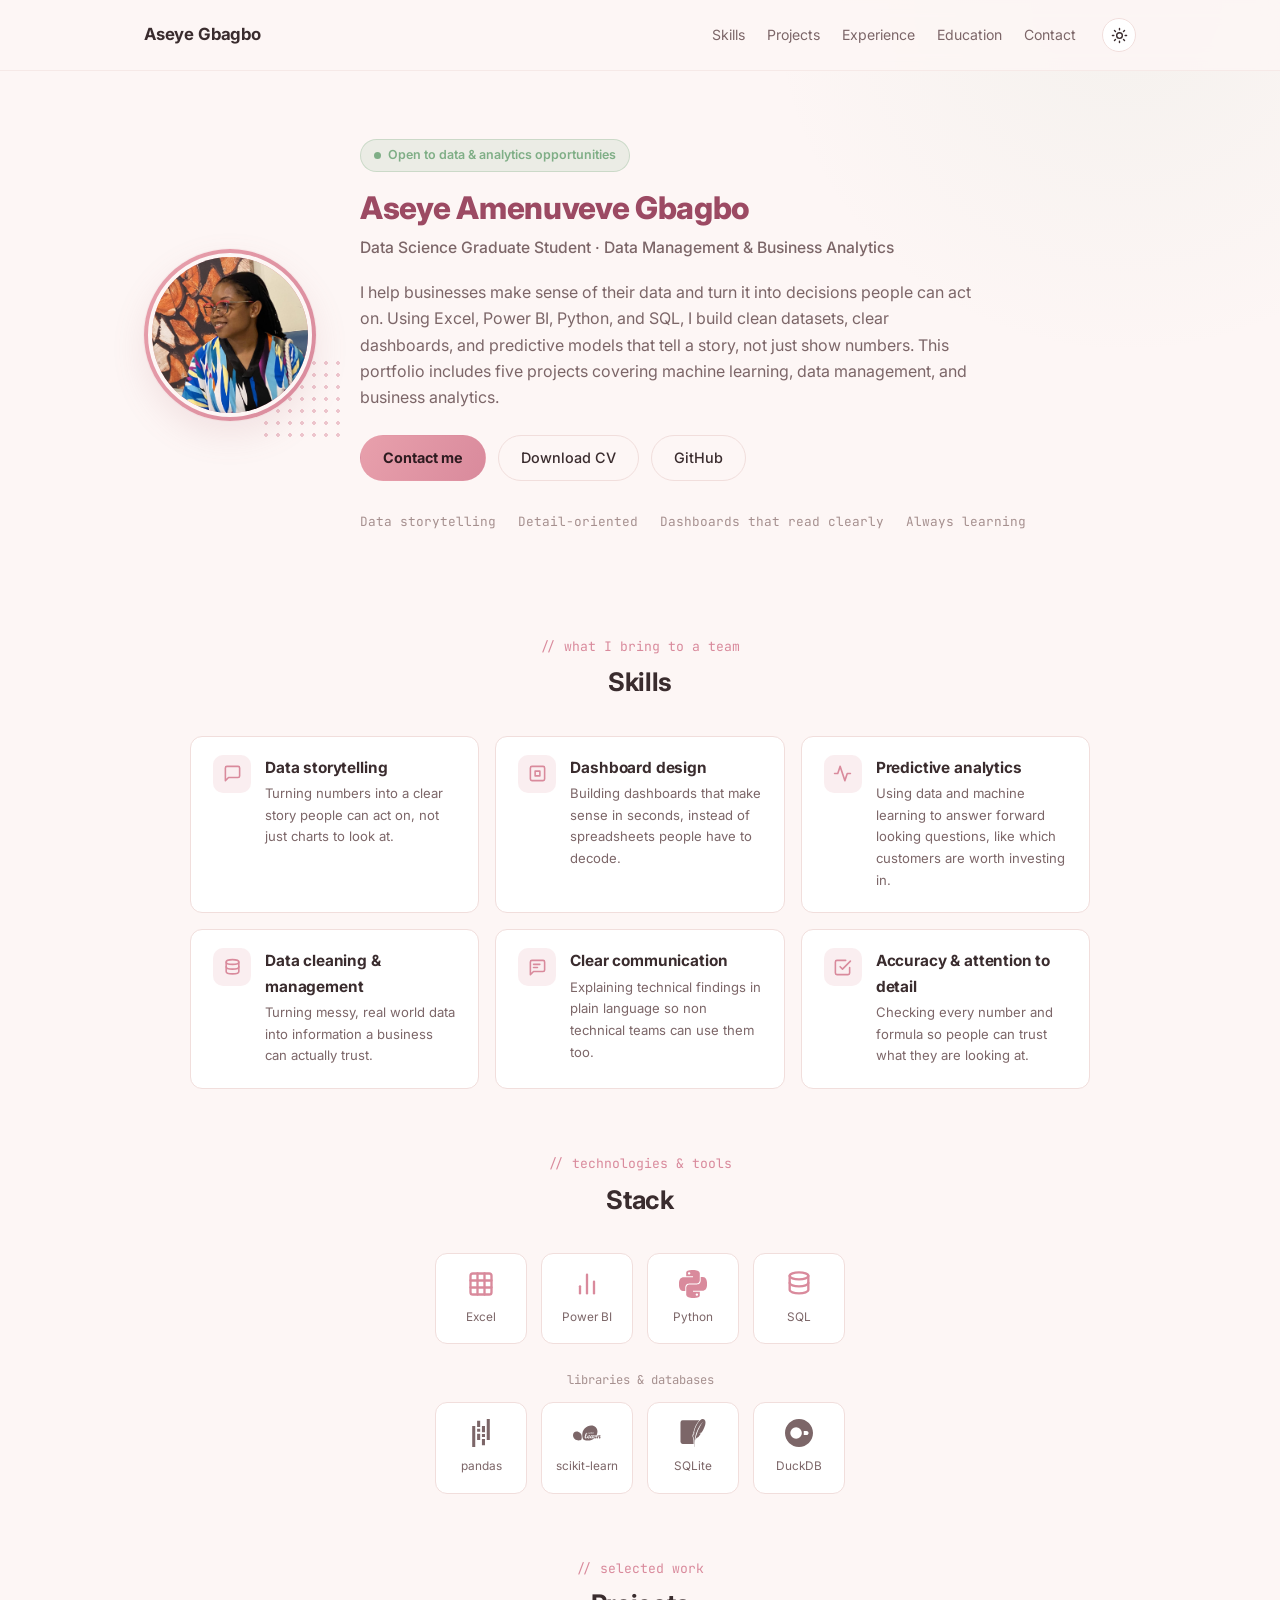
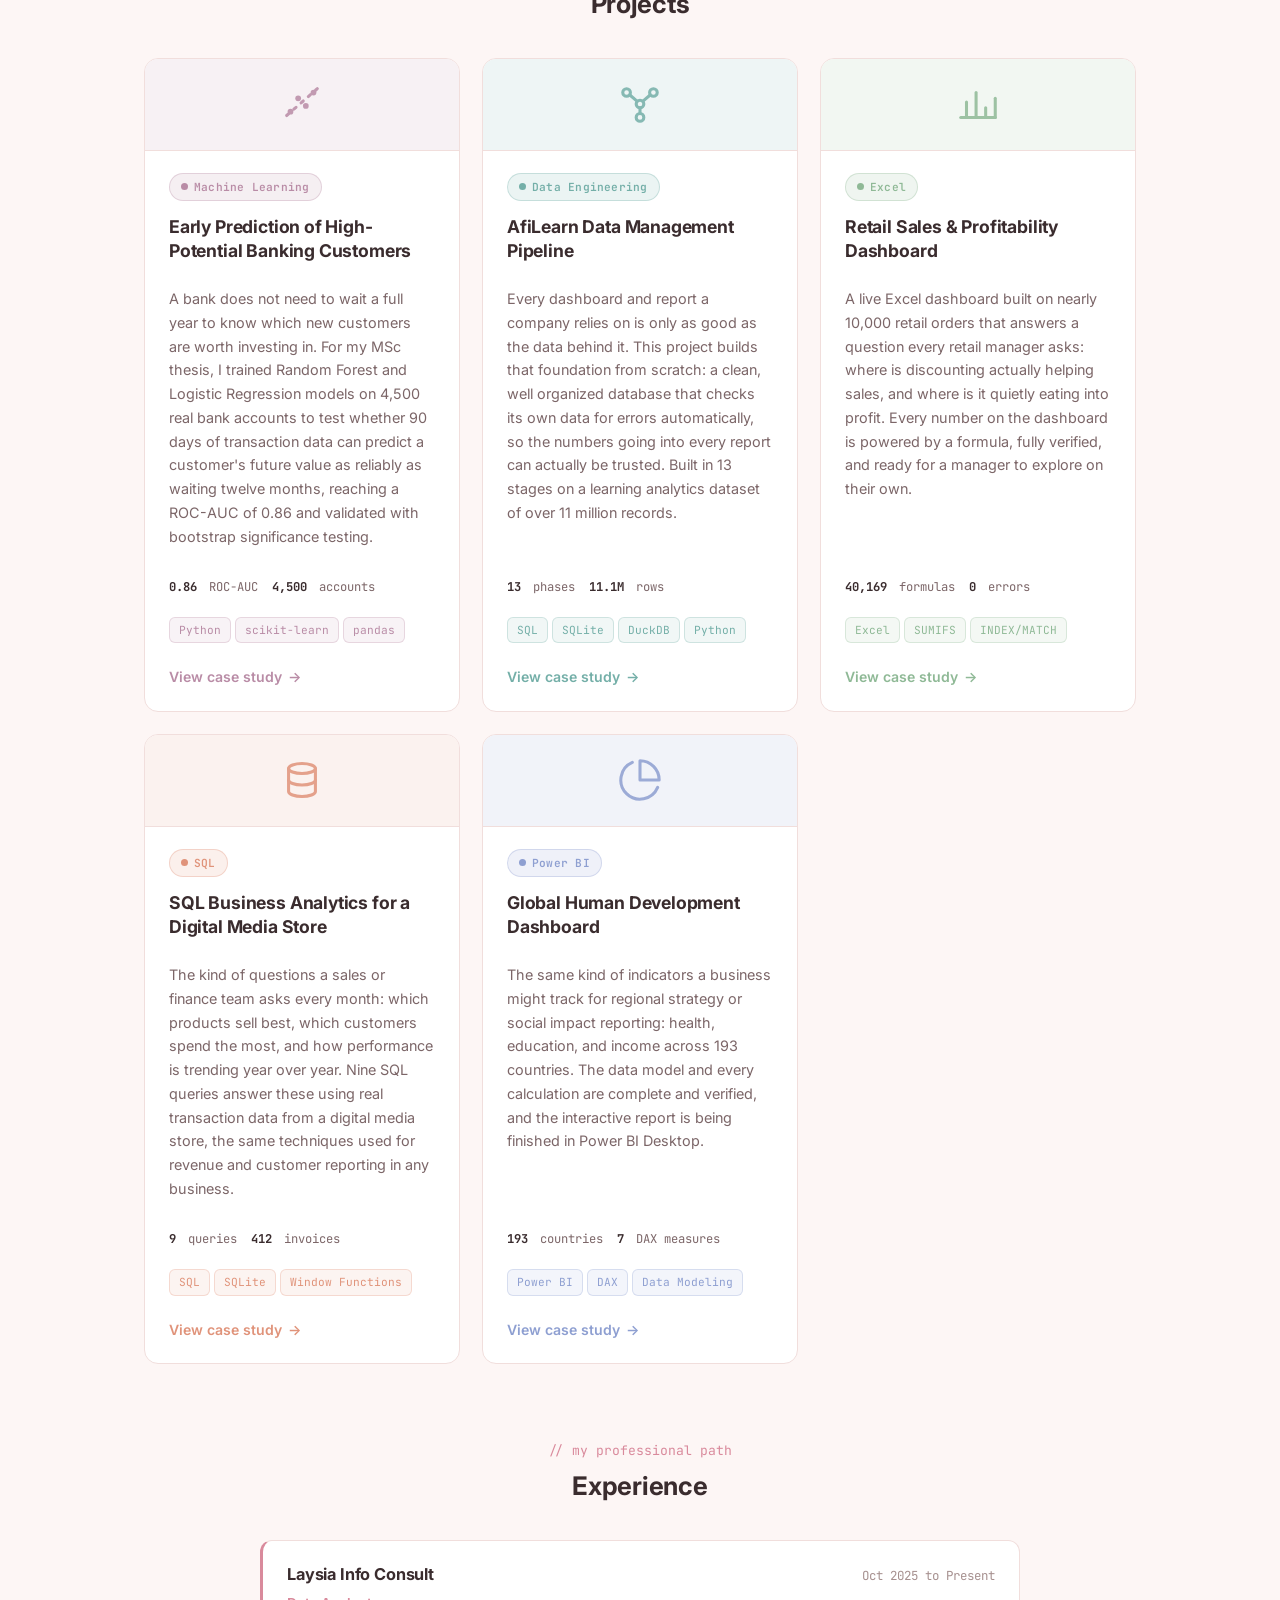
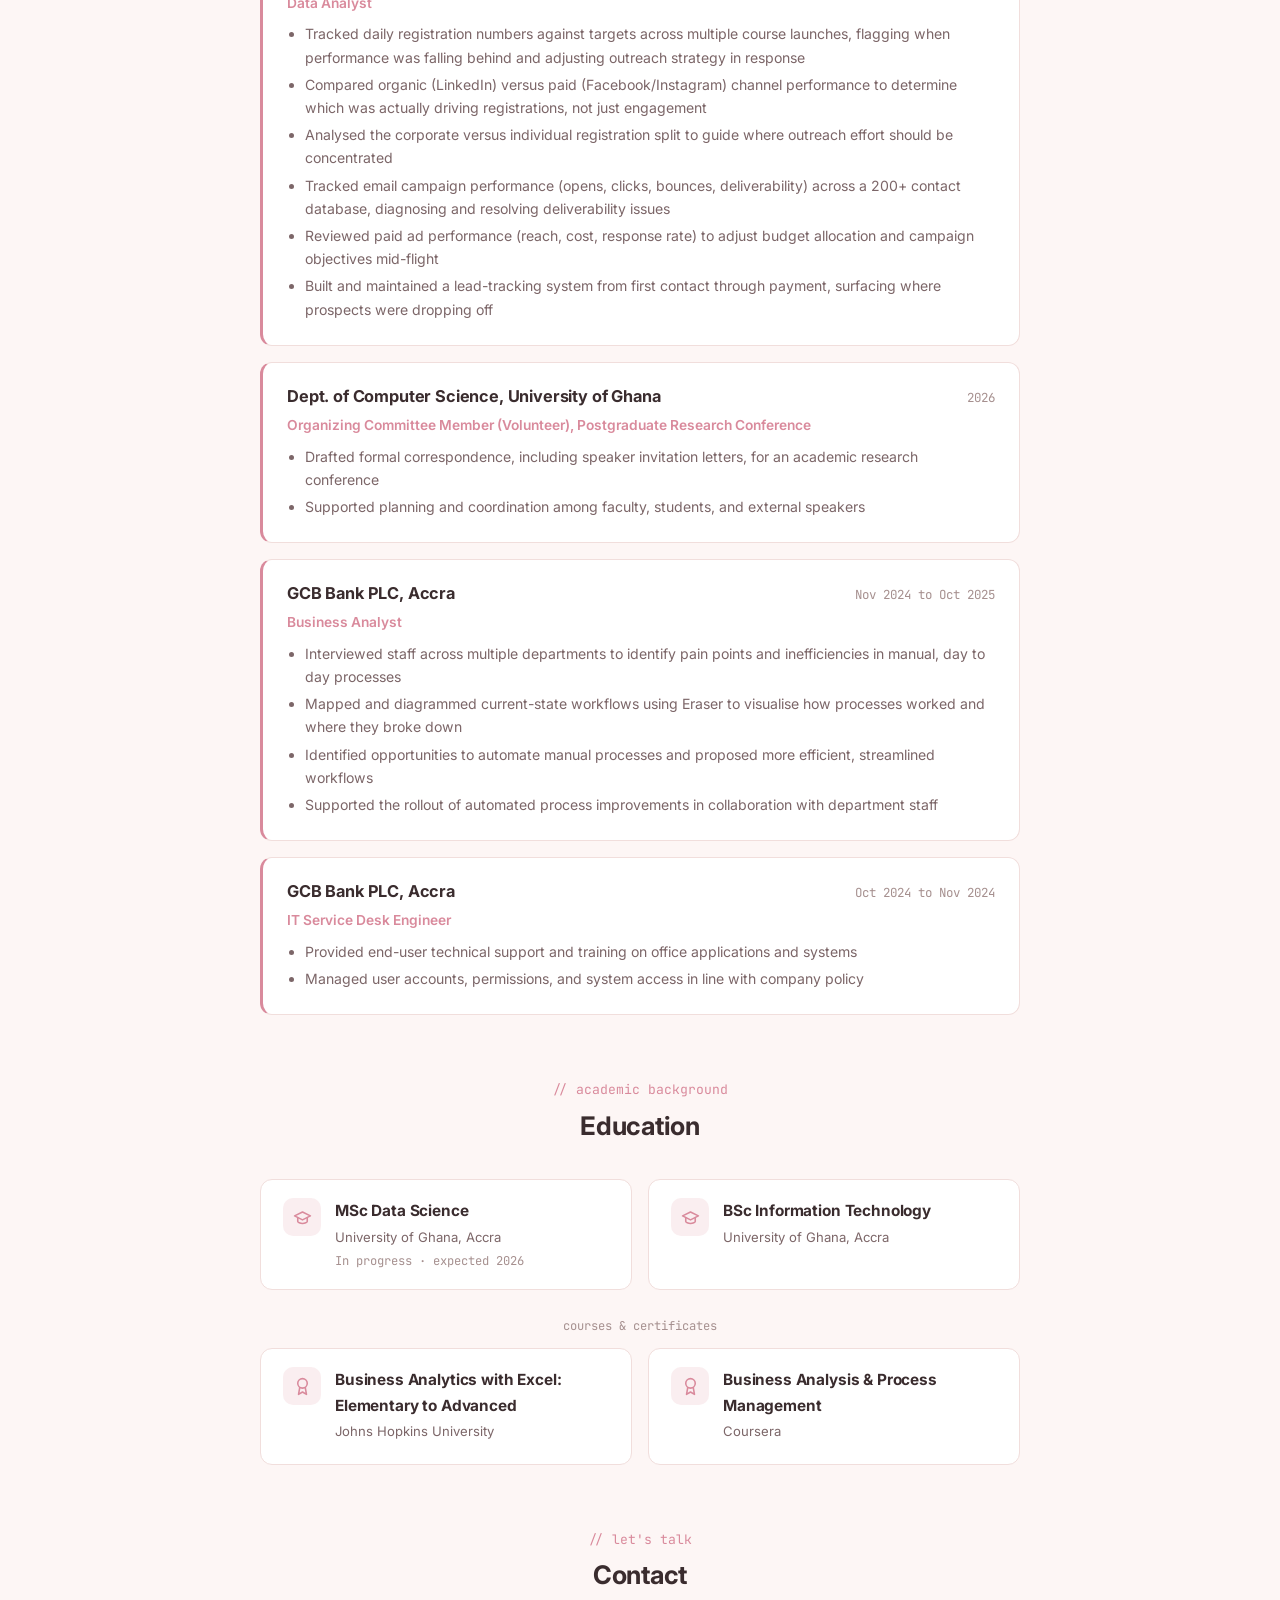
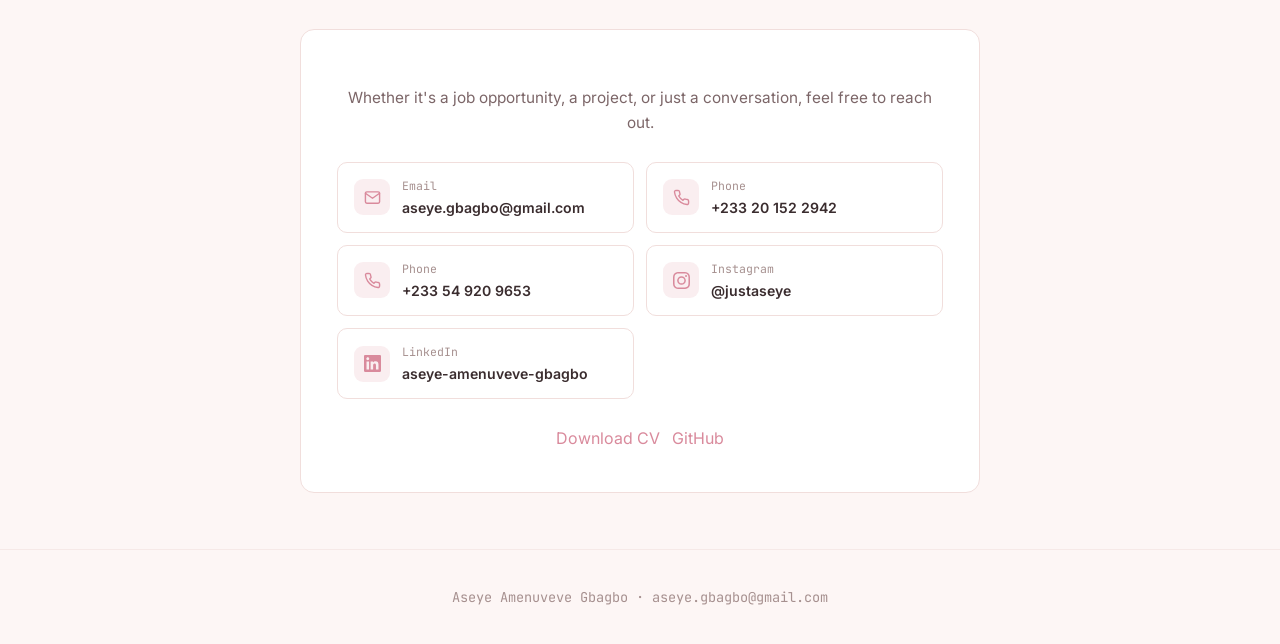
<file: index.html>
<!DOCTYPE html>
<html lang="en">
<head>
<meta charset="UTF-8">
<meta name="viewport" content="width=device-width, initial-scale=1.0">
<title>Aseye Gbagbo · Data Analytics Portfolio</title>
  <link rel="preconnect" href="https://fonts.googleapis.com">
  <link rel="preconnect" href="https://fonts.gstatic.com" crossorigin>
  <link href="https://fonts.googleapis.com/css2?family=JetBrains+Mono:wght@400;500;600;700&family=Inter:wght@400;500;600;700;800&display=swap" rel="stylesheet">
<link rel="stylesheet" href="assets/style.css">
<script src="assets/theme.js"></script>
</head>
<body>

<header class="site-header">
  <div class="wrap">
    <a href="index.html" class="brand">Aseye Gbagbo</a>
    <nav>
      <a href="#skills">Skills</a>
      <a href="#projects">Projects</a>
      <a href="#experience">Experience</a>
      <a href="#education">Education</a>
      <a href="#contact">Contact</a>
      <button class="theme-toggle" type="button" aria-label="Toggle light and dark mode">
        <svg class="icon-sun" viewBox="0 0 24 24" fill="none" stroke="currentColor" stroke-width="2" stroke-linecap="round" stroke-linejoin="round"><circle cx="12" cy="12" r="4"/><path d="M12 2v2M12 20v2M4.93 4.93l1.41 1.41M17.66 17.66l1.41 1.41M2 12h2M20 12h2M4.93 19.07l1.41-1.41M17.66 6.34l1.41-1.41"/></svg>
        <svg class="icon-moon" viewBox="0 0 24 24" fill="none" stroke="currentColor" stroke-width="2" stroke-linecap="round" stroke-linejoin="round"><path d="M21 12.79A9 9 0 1 1 11.21 3 7 7 0 0 0 21 12.79z"/></svg>
      </button>
    </nav>
  </div>
</header>

<div class="wrap">
  <section class="hero">
    <div class="hero-photo-zone">
      <div class="bg-dots"></div>
      <div class="hero-photo-wrap">
        <img src="assets/images/profile.jpg" alt="Portrait of Aseye Gbagbo">
      </div>
    </div>
    <div class="hero-text">
      <span class="pill"><span class="dot"></span>Open to data & analytics opportunities</span>
      <h1>Aseye Amenuveve Gbagbo</h1>
      <p class="subtitle">Data Science Graduate Student · Data Management &amp; Business Analytics</p>
      <p class="lede">
        I help businesses make sense of their data and turn it into decisions people can act on.
        Using Excel, Power BI, Python, and SQL, I build clean datasets, clear dashboards, and
        predictive models that tell a story, not just show numbers. This portfolio includes five
        projects covering machine learning, data management, and business analytics.
      </p>
      <div class="links">
        <a class="primary" href="#contact">Contact me</a>
        <a href="assets/files/Aseye_Gbagbo_CV.pdf" target="_blank" rel="noopener">Download CV</a>
        <a href="https://github.com/leesey15" target="_blank" rel="noopener">GitHub</a>
      </div>
      <div class="taglist">
        <span>Data storytelling</span>
        <span>Detail-oriented</span>
        <span>Dashboards that read clearly</span>
        <span>Always learning</span>
      </div>
    </div>
  </section>

  <div class="section-head" id="skills">
    <p class="section-kicker">// what I bring to a team</p>
    <h2 class="section-title">Skills</h2>
  </div>
  <div class="edu-grid" style="max-width:900px;">
    <div class="edu-card">
      <div class="edu-ico"><svg viewBox="0 0 24 24" fill="none" stroke="currentColor" stroke-width="2" stroke-linecap="round" stroke-linejoin="round"><path d="M21 15a2 2 0 0 1-2 2H7l-4 4V5a2 2 0 0 1 2-2h14a2 2 0 0 1 2 2z"/></svg></div>
      <div>
        <h3>Data storytelling</h3>
        <div class="edu-sub">Turning numbers into a clear story people can act on, not just charts to look at.</div>
      </div>
    </div>
    <div class="edu-card">
      <div class="edu-ico"><svg viewBox="0 0 24 24" fill="none" stroke="currentColor" stroke-width="2" stroke-linecap="round" stroke-linejoin="round"><rect x="3" y="3" width="18" height="18" rx="2"/><path d="M9 9h6v6H9z"/></svg></div>
      <div>
        <h3>Dashboard design</h3>
        <div class="edu-sub">Building dashboards that make sense in seconds, instead of spreadsheets people have to decode.</div>
      </div>
    </div>
    <div class="edu-card">
      <div class="edu-ico"><svg viewBox="0 0 24 24" fill="none" stroke="currentColor" stroke-width="2" stroke-linecap="round" stroke-linejoin="round"><path d="M22 12h-4l-3 9L9 3l-3 9H2"/></svg></div>
      <div>
        <h3>Predictive analytics</h3>
        <div class="edu-sub">Using data and machine learning to answer forward looking questions, like which customers are worth investing in.</div>
      </div>
    </div>
    <div class="edu-card">
      <div class="edu-ico"><svg viewBox="0 0 24 24" fill="none" stroke="currentColor" stroke-width="2" stroke-linecap="round" stroke-linejoin="round"><ellipse cx="12" cy="5" rx="8" ry="3"/><path d="M4 5v6c0 1.66 3.58 3 8 3s8-1.34 8-3V5"/><path d="M4 11v6c0 1.66 3.58 3 8 3s8-1.34 8-3v-6"/></svg></div>
      <div>
        <h3>Data cleaning &amp; management</h3>
        <div class="edu-sub">Turning messy, real world data into information a business can actually trust.</div>
      </div>
    </div>
    <div class="edu-card">
      <div class="edu-ico"><svg viewBox="0 0 24 24" fill="none" stroke="currentColor" stroke-width="2" stroke-linecap="round" stroke-linejoin="round"><path d="M21 15a2 2 0 0 1-2 2H7l-4 4V5a2 2 0 0 1 2-2h14a2 2 0 0 1 2 2z"/><line x1="7" y1="8" x2="15" y2="8"/><line x1="7" y1="12" x2="12" y2="12"/></svg></div>
      <div>
        <h3>Clear communication</h3>
        <div class="edu-sub">Explaining technical findings in plain language so non technical teams can use them too.</div>
      </div>
    </div>
    <div class="edu-card">
      <div class="edu-ico"><svg viewBox="0 0 24 24" fill="none" stroke="currentColor" stroke-width="2" stroke-linecap="round" stroke-linejoin="round"><path d="M9 11l3 3L22 4"/><path d="M21 12v7a2 2 0 0 1-2 2H5a2 2 0 0 1-2-2V5a2 2 0 0 1 2-2h11"/></svg></div>
      <div>
        <h3>Accuracy &amp; attention to detail</h3>
        <div class="edu-sub">Checking every number and formula so people can trust what they are looking at.</div>
      </div>
    </div>
  </div>

  <div class="section-head" id="stack">
    <p class="section-kicker">// technologies &amp; tools</p>
    <h2 class="section-title">Stack</h2>
  </div>
  <div class="stack-grid">
    <div class="stack-item core">
      <svg class="ico" viewBox="0 0 24 24" fill="none" stroke="currentColor" stroke-width="2" stroke-linecap="round" stroke-linejoin="round"><rect x="3" y="3" width="18" height="18" rx="2"/><line x1="3" y1="9" x2="21" y2="9"/><line x1="3" y1="15" x2="21" y2="15"/><line x1="9" y1="3" x2="9" y2="21"/><line x1="15" y1="3" x2="15" y2="21"/></svg>
      <span>Excel</span>
    </div>
    <div class="stack-item core">
      <svg class="ico" viewBox="0 0 24 24" fill="none" stroke="currentColor" stroke-width="2" stroke-linecap="round" stroke-linejoin="round"><line x1="18" y1="20" x2="18" y2="10"/><line x1="12" y1="20" x2="12" y2="4"/><line x1="6" y1="20" x2="6" y2="14"/></svg>
      <span>Power BI</span>
    </div>
    <div class="stack-item core">
      <svg class="ico" viewBox="0 0 24 24" fill="currentColor"><path d="M14.25.18l.9.2.73.26.59.3.45.32.34.34.25.34.16.33.1.3.04.26.02.2-.01.13V8.5l-.05.63-.13.55-.21.46-.26.38-.3.31-.33.25-.35.19-.35.14-.33.1-.3.07-.26.04-.21.02H8.77l-.69.05-.59.14-.5.22-.41.27-.33.32-.27.35-.2.36-.15.37-.1.35-.07.32-.04.27-.02.21v3.06H3.17l-.21-.03-.28-.07-.32-.12-.35-.18-.36-.26-.36-.36-.35-.46-.32-.59-.28-.73-.21-.88-.14-1.05-.05-1.23.06-1.22.16-1.04.24-.87.32-.71.36-.57.4-.44.42-.33.42-.24.4-.16.36-.1.32-.05.24-.01h.16l.06.01h8.16v-.83H6.18l-.01-2.75-.02-.37.05-.34.11-.31.17-.28.25-.26.31-.23.38-.2.44-.18.51-.15.58-.12.64-.1.71-.06.77-.04.84-.02 1.27.05zm-6.3 1.98l-.23.33-.08.41.08.41.23.34.33.22.41.09.41-.09.33-.22.23-.34.08-.41-.08-.41-.23-.33-.33-.22-.41-.09-.41.09zm13.09 3.95l.28.06.32.12.35.18.36.27.36.35.35.47.32.59.28.73.21.88.14 1.04.05 1.23-.06 1.23-.16 1.04-.24.86-.32.71-.36.57-.4.45-.42.33-.42.24-.4.16-.36.09-.32.05-.24.02-.16-.01h-8.22v.82h5.84l.01 2.76.02.36-.05.34-.11.31-.17.29-.25.25-.31.24-.38.2-.44.17-.51.15-.58.13-.64.09-.71.07-.77.04-.84.01-1.27-.04-1.07-.14-.9-.2-.73-.25-.59-.3-.45-.33-.34-.34-.25-.34-.16-.33-.1-.3-.04-.25-.02-.2.01-.13v-5.34l.05-.64.13-.54.21-.46.26-.38.3-.32.33-.24.35-.2.35-.14.33-.1.3-.06.26-.04.21-.02.13-.01h5.84l.69-.05.59-.14.5-.21.41-.28.33-.32.27-.35.2-.36.15-.36.1-.35.07-.32.04-.28.02-.21V6.07h2.09l.14.01zm-6.47 14.25l-.23.33-.08.41.08.41.23.33.33.23.41.08.41-.08.33-.23.23-.33.08-.41-.08-.41-.23-.33-.33-.23-.41-.08-.41.08z"/></svg>
      <span>Python</span>
    </div>
    <div class="stack-item core">
      <svg class="ico" viewBox="0 0 24 24" fill="none" stroke="currentColor" stroke-width="2" stroke-linecap="round" stroke-linejoin="round"><ellipse cx="12" cy="5" rx="8" ry="3"/><path d="M4 5v6c0 1.66 3.58 3 8 3s8-1.34 8-3V5"/><path d="M4 11v6c0 1.66 3.58 3 8 3s8-1.34 8-3v-6"/></svg>
      <span>SQL</span>
    </div>
  </div>
  <p class="stack-row-label">libraries &amp; databases</p>
  <div class="stack-grid">
    <div class="stack-item">
      <svg class="ico" viewBox="0 0 24 24" fill="currentColor"><path d="M16.922 0h2.623v18.104h-2.623zm-4.126 12.94h2.623v2.57h-2.623zm0-7.037h2.623v5.446h-2.623zm0 11.197h2.623v5.446h-2.623zM4.456 5.896h2.622V24H4.455zm4.213 2.559h2.623v2.57H8.67zm0 4.151h2.623v5.447H8.67zm0-11.187h2.623v5.446H8.67Z"/></svg>
      <span>pandas</span>
    </div>
    <div class="stack-item">
      <svg class="ico" viewBox="0 0 24 24" fill="currentColor"><path d="M15.601 5.53c-1.91.035-3.981.91-5.63 2.56-2.93 2.93-2.083 8.53-1.088 9.525.805.804 6.595 1.843 9.526-1.088a9.74 9.74 0 0 0 .584-.643c.043-.292.205-.66.489-1.106a1.848 1.848 0 0 1-.537.176c-.144.265-.37.55-.676.855-.354.335-.607.554-.76.656a.795.795 0 0 1-.437.152c-.35 0-.514-.308-.494-.924-.22.316-.425.549-.612.7a.914.914 0 0 1-.578.224c-.194 0-.36-.09-.496-.273a1.03 1.03 0 0 1-.193-.507 4.016 4.016 0 0 1-.726.583c-.224.132-.47.197-.74.197-.3 0-.543-.096-.727-.288a.978.978 0 0 1-.257-.524v.004c-.3.276-.564.48-.79.611a1.295 1.295 0 0 1-.649.197.693.693 0 0 1-.571-.275c-.145-.183-.218-.43-.218-.739 0-.464.101-1.02.302-1.67.201-.65.445-1.25.733-1.797l.842-.312a.21.21 0 0 1 .06-.013c.063 0 .116.047.157.14.04.095.061.221.061.38 0 .451-.104.888-.312 1.31-.207.422-.532.873-.974 1.352-.018.23-.027.388-.027.474 0 .193.036.345.106.458.071.113.165.169.282.169a.71.71 0 0 0 .382-.13c.132-.084.333-.26.602-.523.028-.418.187-.798.482-1.142.324-.38.685-.569 1.08-.569.206 0 .37.054.494.16a.524.524 0 0 1 .186.417c0 .458-.486.829-1.459 1.114.088.43.32.646.693.646a.807.807 0 0 0 .417-.117c.129-.076.321-.243.575-.497.032-.252.118-.495.259-.728.182-.3.416-.544.701-.73.285-.185.537-.278.756-.278.276 0 .47.127.58.381l.677-.374h.186l-.292.971c-.15.488-.226.823-.226 1.004 0 .19.067.285.202.285.086 0 .181-.045.285-.137.104-.092.25-.232.437-.42v.001c.143-.155.274-.32.392-.494-.19-.084-.285-.21-.285-.375 0-.17.058-.352.174-.545.116-.194.275-.29.479-.29.172 0 .258.088.258.265 0 .139-.05.338-.149.596.367-.04.687-.32.961-.842l.228-.01c1.059-2.438.828-5.075-.83-6.732-1.019-1.02-2.408-1.5-3.895-1.471zm4.725 8.203a8.938 8.938 0 0 1-1.333 2.151 1.09 1.09 0 0 0-.012.147c0 .168.047.309.14.423.092.113.206.17.34.17.296 0 .714-.264 1.254-.787-.001.04-.003.08-.003.121 0 .146.012.368.036.666l.733-.172c0-.2.003-.357.01-.474.01-.157.033-.33.066-.517.02-.11.07-.216.152-.315l.186-.216a5.276 5.276 0 0 1 .378-.397c.062-.055.116-.099.162-.13a.26.26 0 0 1 .123-.046c.055 0 .083.035.083.106 0 .07-.052.236-.156.497-.194.486-.292.848-.292 1.084 0 .175.046.314.136.418a.45.45 0 0 0 .358.155c.365 0 .803-.269 1.313-.808v-.381c-.361.426-.623.64-.784.64-.109 0-.163-.067-.163-.2 0-.1.065-.316.195-.65.19-.486.285-.836.285-1.048a.464.464 0 0 0-.112-.319.36.36 0 0 0-.282-.127c-.165 0-.354.077-.567.233-.213.156-.5.436-.863.84.053-.262.165-.622.335-1.08l-.809.156a6.54 6.54 0 0 0-.399 1.074c-.04.156-.07.316-.092.48a7.447 7.447 0 0 1-.49.45.38.38 0 0 1-.229.08.208.208 0 0 1-.174-.082.352.352 0 0 1-.064-.222c0-.1.019-.214.056-.343.038-.13.12-.373.249-.731l.308-.849zm-17.21-2.927c-.863-.016-1.67.263-2.261.854-1.352 1.352-1.07 3.827.631 5.527 1.7 1.701 4.95 1.21 5.527.632.467-.466 1.07-3.827-.631-5.527-.957-.957-2.158-1.465-3.267-1.486zm12.285.358h.166v.21H15.4zm.427 0h.166v.865l.46-.455h.195l-.364.362.428.684h-.198l-.357-.575-.164.166v.41h-.166zm1.016 0h.166v.21h-.166zm.481.122h.166v.288h.172v.135h-.172v.717c0 .037.006.062.02.075.012.013.037.02.074.02a.23.23 0 0 0 .078-.01v.141a.802.802 0 0 1-.136.014.23.23 0 0 1-.15-.043.15.15 0 0 1-.052-.123v-.79h-.141v-.136h.141zm-3.562.258c.081 0 .15.012.207.038.057.024.1.061.13.11s.045.106.045.173h-.176c-.006-.111-.075-.167-.208-.167a.285.285 0 0 0-.164.041.134.134 0 0 0-.06.117c0 .035.015.065.045.088.03.024.08.044.15.06l.16.039a.47.47 0 0 1 .224.105c.047.046.07.108.07.186a.3.3 0 0 1-.052.175.327.327 0 0 1-.152.116.585.585 0 0 1-.226.041c-.136 0-.24-.03-.309-.088-.069-.059-.105-.149-.109-.269h.176c.004.037.01.065.017.084a.166.166 0 0 0 .034.054c.044.043.112.065.204.065a.31.31 0 0 0 .177-.045.139.139 0 0 0 .067-.119.116.116 0 0 0-.038-.09.287.287 0 0 0-.124-.055l-.156-.038a1.248 1.248 0 0 1-.159-.05.359.359 0 0 1-.098-.061.22.22 0 0 1-.058-.083.32.32 0 0 1-.016-.108c0-.096.036-.174.109-.232a.45.45 0 0 1 .29-.087zm1.035 0a.46.46 0 0 1 .202.043.351.351 0 0 1 .187.212.577.577 0 0 1 .023.126h-.168a.256.256 0 0 0-.078-.168.242.242 0 0 0-.17-.06.248.248 0 0 0-.155.05.306.306 0 0 0-.1.144.662.662 0 0 0-.034.224.58.58 0 0 0 .035.214.299.299 0 0 0 .101.135.261.261 0 0 0 .157.048c.142 0 .227-.084.256-.252h.167a.519.519 0 0 1-.065.22.35.35 0 0 1-.146.138.464.464 0 0 1-.216.048.448.448 0 0 1-.246-.066.441.441 0 0 1-.161-.192.703.703 0 0 1-.057-.293c0-.085.01-.163.032-.233a.522.522 0 0 1 .095-.182.403.403 0 0 1 .15-.117.453.453 0 0 1 .191-.04zm.603.03h.166v1.046H15.4zm1.443 0h.166v1.046h-.166zm-5.05.618c-.08 0-.2.204-.356.611-.155.407-.308.977-.459 1.71.281-.312.509-.662.683-1.05.175-.387.262-.72.262-.999a.455.455 0 0 0-.036-.197c-.025-.05-.056-.075-.093-.075zm4.662 1.797c-.221 0-.431.188-.629.563-.197.376-.296.722-.296 1.038 0 .12.029.216.088.29a.273.273 0 0 0 .223.111c.221 0 .43-.188.625-.565.196-.377.294-.725.294-1.043a.457.457 0 0 0-.083-.29.269.269 0 0 0-.222-.104zm-2.848.007c-.146 0-.285.11-.417.333-.133.222-.2.51-.2.866.566-.159.849-.452.849-.881 0-.212-.077-.318-.232-.318Z"/></svg>
      <span>scikit-learn</span>
    </div>
    <div class="stack-item">
      <svg class="ico" viewBox="0 0 24 24" fill="currentColor"><path d="M21.678.521c-1.032-.92-2.28-.55-3.513.544a8.71 8.71 0 0 0-.547.535c-2.109 2.237-4.066 6.38-4.674 9.544.237.48.422 1.093.544 1.561a13.044 13.044 0 0 1 .164.703s-.019-.071-.096-.296l-.05-.146a1.689 1.689 0 0 0-.033-.08c-.138-.32-.518-.995-.686-1.289-.143.423-.27.818-.376 1.176.484.884.778 2.4.778 2.4s-.025-.099-.147-.442c-.107-.303-.644-1.244-.772-1.464-.217.804-.304 1.346-.226 1.478.152.256.296.698.422 1.186.286 1.1.485 2.44.485 2.44l.017.224a22.41 22.41 0 0 0 .056 2.748c.095 1.146.273 2.13.5 2.657l.155-.084c-.334-1.038-.47-2.399-.41-3.967.09-2.398.642-5.29 1.661-8.304 1.723-4.55 4.113-8.201 6.3-9.945-1.993 1.8-4.692 7.63-5.5 9.788-.904 2.416-1.545 4.684-1.931 6.857.666-2.037 2.821-2.912 2.821-2.912s1.057-1.304 2.292-3.166c-.74.169-1.955.458-2.362.629-.6.251-.762.337-.762.337s1.945-1.184 3.613-1.72C21.695 7.9 24.195 2.767 21.678.521m-18.573.543A1.842 1.842 0 0 0 1.27 2.9v16.608a1.84 1.84 0 0 0 1.835 1.834h9.418a22.953 22.953 0 0 1-.052-2.707c-.006-.062-.011-.141-.016-.2a27.01 27.01 0 0 0-.473-2.378c-.121-.47-.275-.898-.369-1.057-.116-.197-.098-.31-.097-.432 0-.12.015-.245.037-.386a9.98 9.98 0 0 1 .234-1.045l.217-.028c-.017-.035-.014-.065-.031-.097l-.041-.381a32.8 32.8 0 0 1 .382-1.194l.2-.019c-.008-.016-.01-.038-.018-.053l-.043-.316c.63-3.28 2.587-7.443 4.8-9.791.066-.069.133-.128.198-.194Z"/></svg>
      <span>SQLite</span>
    </div>
    <div class="stack-item">
      <svg class="ico" viewBox="0 0 24 24" fill="currentColor"><path d="M12 0C5.363 0 0 5.363 0 12s5.363 12 12 12 12-5.363 12-12S18.637 0 12 0zM9.502 7.03a4.974 4.974 0 0 1 4.97 4.97 4.974 4.974 0 0 1-4.97 4.97A4.974 4.974 0 0 1 4.532 12a4.974 4.974 0 0 1 4.97-4.97zm6.563 3.183h2.351c.98 0 1.787.782 1.787 1.762s-.807 1.789-1.787 1.789h-2.351v-3.551z"/></svg>
      <span>DuckDB</span>
    </div>
  </div>

  <div class="section-head" id="projects">
    <p class="section-kicker">// selected work</p>
    <h2 class="section-title">Projects</h2>
  </div>
  <div class="project-grid">

    <a class="card accent-ml" href="projects/msc-banking-prediction.html" style="text-decoration:none;">
      <div class="card-visual">
        <svg viewBox="0 0 24 24" fill="none" stroke="currentColor" stroke-width="1.6" stroke-linecap="round" stroke-linejoin="round">
          <path d="M4 18L20 4" stroke-dasharray="1.5 3.5"/>
          <circle cx="6" cy="16" r="1.5" fill="currentColor" stroke="none"/><circle cx="10" cy="9" r="1.5" fill="currentColor" stroke="none"/>
          <circle cx="14" cy="13" r="1.5" fill="currentColor" stroke="none"/><circle cx="18" cy="6" r="1.5" fill="currentColor" stroke="none"/>
        </svg>
      </div>
      <div class="card-body">
      <span class="tag">Machine Learning</span>
      <h3>Early Prediction of High-Potential Banking Customers</h3>
      <p>A bank does not need to wait a full year to know which new customers are worth investing in. For my
      MSc thesis, I trained Random Forest and Logistic Regression models on 4,500 real bank accounts to test
      whether 90 days of transaction data can predict a customer's future value as reliably as waiting twelve
      months, reaching a ROC-AUC of 0.86 and validated with bootstrap significance testing.</p>
      <div class="stat-row">
        <span class="stat"><b>0.86</b>&nbsp;ROC-AUC</span>
        <span class="stat"><b>4,500</b>&nbsp;accounts</span>
      </div>
      <div class="badges">
        <span class="badge">Python</span><span class="badge">scikit-learn</span><span class="badge">pandas</span>
      </div>
      <div class="cta">View case study</div>
      </div>
    </a>

    <a class="card accent-dataeng" href="projects/afilearn-data-management.html" style="text-decoration:none;">
      <div class="card-visual">
        <svg viewBox="0 0 24 24" fill="none" stroke="currentColor" stroke-width="1.6" stroke-linecap="round" stroke-linejoin="round">
          <circle cx="5" cy="6" r="2"/><circle cx="19" cy="6" r="2"/><circle cx="12" cy="12" r="2"/><circle cx="12" cy="19" r="2"/>
          <path d="M6.7 7.3L10.6 10.6M17.3 7.3L13.4 10.6M12 14V17"/>
        </svg>
      </div>
      <div class="card-body">
      <span class="tag">Data Engineering</span>
      <h3>AfiLearn Data Management Pipeline</h3>
      <p>Every dashboard and report a company relies on is only as good as the data behind it. This project
      builds that foundation from scratch: a clean, well organized database that checks its own data for
      errors automatically, so the numbers going into every report can actually be trusted. Built in 13
      stages on a learning analytics dataset of over 11 million records.</p>
      <div class="stat-row">
        <span class="stat"><b>13</b>&nbsp;phases</span>
        <span class="stat"><b>11.1M</b>&nbsp;rows</span>
      </div>
      <div class="badges">
        <span class="badge">SQL</span><span class="badge">SQLite</span><span class="badge">DuckDB</span><span class="badge">Python</span>
      </div>
      <div class="cta">View case study</div>
      </div>
    </a>

    <a class="card accent-excel" href="projects/excel-retail-analysis.html" style="text-decoration:none;">
      <div class="card-visual">
        <svg viewBox="0 0 24 24" fill="none" stroke="currentColor" stroke-width="1.6" stroke-linecap="round" stroke-linejoin="round">
          <line x1="3" y1="19" x2="21" y2="19"/><line x1="6" y1="19" x2="6" y2="11"/><line x1="11" y1="19" x2="11" y2="6"/><line x1="16" y1="19" x2="16" y2="14"/><line x1="21" y1="19" x2="21" y2="9"/>
        </svg>
      </div>
      <div class="card-body">
      <span class="tag">Excel</span>
      <h3>Retail Sales &amp; Profitability Dashboard</h3>
      <p>A live Excel dashboard built on nearly 10,000 retail orders that answers a question every retail
      manager asks: where is discounting actually helping sales, and where is it quietly eating into profit.
      Every number on the dashboard is powered by a formula, fully verified, and ready for a manager to
      explore on their own.</p>
      <div class="stat-row">
        <span class="stat"><b>40,169</b>&nbsp;formulas</span>
        <span class="stat"><b>0</b>&nbsp;errors</span>
      </div>
      <div class="badges">
        <span class="badge">Excel</span><span class="badge">SUMIFS</span><span class="badge">INDEX/MATCH</span>
      </div>
      <div class="cta">View case study</div>
      </div>
    </a>

    <a class="card accent-sql" href="projects/sql-chinook-analytics.html" style="text-decoration:none;">
      <div class="card-visual">
        <svg viewBox="0 0 24 24" fill="none" stroke="currentColor" stroke-width="1.6" stroke-linecap="round" stroke-linejoin="round">
          <ellipse cx="12" cy="6" rx="7" ry="2.6"/><path d="M5 6v6c0 1.4 3.1 2.6 7 2.6s7-1.2 7-2.6V6"/><path d="M5 12v6c0 1.4 3.1 2.6 7 2.6s7-1.2 7-2.6v-6"/>
        </svg>
      </div>
      <div class="card-body">
      <span class="tag">SQL</span>
      <h3>SQL Business Analytics for a Digital Media Store</h3>
      <p>The kind of questions a sales or finance team asks every month: which products sell best, which
      customers spend the most, and how performance is trending year over year. Nine SQL queries answer these
      using real transaction data from a digital media store, the same techniques used for revenue and
      customer reporting in any business.</p>
      <div class="stat-row">
        <span class="stat"><b>9</b>&nbsp;queries</span>
        <span class="stat"><b>412</b>&nbsp;invoices</span>
      </div>
      <div class="badges">
        <span class="badge">SQL</span><span class="badge">SQLite</span><span class="badge">Window Functions</span>
      </div>
      <div class="cta">View case study</div>
      </div>
    </a>

    <a class="card accent-pbi" href="projects/powerbi-development-dashboard.html" style="text-decoration:none;">
      <div class="card-visual">
        <svg viewBox="0 0 24 24" fill="none" stroke="currentColor" stroke-width="1.6" stroke-linecap="round" stroke-linejoin="round">
          <path d="M21.21 15.89A10 10 0 1 1 8 2.83"/><path d="M22 12A10 10 0 0 0 12 2v10z"/>
        </svg>
      </div>
      <div class="card-body">
      <span class="tag">Power BI</span>
      <h3>Global Human Development Dashboard</h3>
      <p>The same kind of indicators a business might track for regional strategy or social impact reporting:
      health, education, and income across 193 countries. The data model and every calculation are complete
      and verified, and the interactive report is being finished in Power BI Desktop.</p>
      <div class="stat-row">
        <span class="stat"><b>193</b>&nbsp;countries</span>
        <span class="stat"><b>7</b>&nbsp;DAX measures</span>
      </div>
      <div class="badges">
        <span class="badge">Power BI</span><span class="badge">DAX</span><span class="badge">Data Modeling</span>
      </div>
      <div class="cta">View case study</div>
      </div>
    </a>

  </div>

  <div class="section-head" id="experience">
    <p class="section-kicker">// my professional path</p>
    <h2 class="section-title">Experience</h2>
  </div>
  <div class="timeline">

    <div class="tl-item">
      <div class="tl-top">
        <h3>Laysia Info Consult</h3>
        <span class="tl-dates">Oct 2025 to Present</span>
      </div>
      <div class="tl-role">Data Analyst</div>
      <ul>
        <li>Tracked daily registration numbers against targets across multiple course launches, flagging when performance was falling behind and adjusting outreach strategy in response</li>
        <li>Compared organic (LinkedIn) versus paid (Facebook/Instagram) channel performance to determine which was actually driving registrations, not just engagement</li>
        <li>Analysed the corporate versus individual registration split to guide where outreach effort should be concentrated</li>
        <li>Tracked email campaign performance (opens, clicks, bounces, deliverability) across a 200+ contact database, diagnosing and resolving deliverability issues</li>
        <li>Reviewed paid ad performance (reach, cost, response rate) to adjust budget allocation and campaign objectives mid-flight</li>
        <li>Built and maintained a lead-tracking system from first contact through payment, surfacing where prospects were dropping off</li>
      </ul>
    </div>

    <div class="tl-item">
      <div class="tl-top">
        <h3>Dept. of Computer Science, University of Ghana</h3>
        <span class="tl-dates">2026</span>
      </div>
      <div class="tl-role">Organizing Committee Member (Volunteer), Postgraduate Research Conference</div>
      <ul>
        <li>Drafted formal correspondence, including speaker invitation letters, for an academic research conference</li>
        <li>Supported planning and coordination among faculty, students, and external speakers</li>
      </ul>
    </div>

    <div class="tl-item">
      <div class="tl-top">
        <h3>GCB Bank PLC, Accra</h3>
        <span class="tl-dates">Nov 2024 to Oct 2025</span>
      </div>
      <div class="tl-role">Business Analyst</div>
      <ul>
        <li>Interviewed staff across multiple departments to identify pain points and inefficiencies in manual, day to day processes</li>
        <li>Mapped and diagrammed current-state workflows using Eraser to visualise how processes worked and where they broke down</li>
        <li>Identified opportunities to automate manual processes and proposed more efficient, streamlined workflows</li>
        <li>Supported the rollout of automated process improvements in collaboration with department staff</li>
      </ul>
    </div>

    <div class="tl-item">
      <div class="tl-top">
        <h3>GCB Bank PLC, Accra</h3>
        <span class="tl-dates">Oct 2024 to Nov 2024</span>
      </div>
      <div class="tl-role">IT Service Desk Engineer</div>
      <ul>
        <li>Provided end-user technical support and training on office applications and systems</li>
        <li>Managed user accounts, permissions, and system access in line with company policy</li>
      </ul>
    </div>

  </div>

  <div class="section-head" id="education">
    <p class="section-kicker">// academic background</p>
    <h2 class="section-title">Education</h2>
  </div>
  <div class="edu-grid">
    <div class="edu-card">
      <div class="edu-ico"><svg viewBox="0 0 24 24" fill="none" stroke="currentColor" stroke-width="2" stroke-linecap="round" stroke-linejoin="round"><path d="M22 10L12 5 2 10l10 5 10-5z"/><path d="M6 12v5c0 1 3 2.5 6 2.5s6-1.5 6-2.5v-5"/></svg></div>
      <div>
        <h3>MSc Data Science</h3>
        <div class="edu-sub">University of Ghana, Accra</div>
        <div class="edu-date">In progress · expected 2026</div>
      </div>
    </div>
    <div class="edu-card">
      <div class="edu-ico"><svg viewBox="0 0 24 24" fill="none" stroke="currentColor" stroke-width="2" stroke-linecap="round" stroke-linejoin="round"><path d="M22 10L12 5 2 10l10 5 10-5z"/><path d="M6 12v5c0 1 3 2.5 6 2.5s6-1.5 6-2.5v-5"/></svg></div>
      <div>
        <h3>BSc Information Technology</h3>
        <div class="edu-sub">University of Ghana, Accra</div>
      </div>
    </div>
  </div>

  <p class="stack-row-label">courses &amp; certificates</p>
  <div class="edu-grid">
    <div class="edu-card">
      <div class="edu-ico"><svg viewBox="0 0 24 24" fill="none" stroke="currentColor" stroke-width="2" stroke-linecap="round" stroke-linejoin="round"><circle cx="12" cy="8" r="6"/><path d="M8.5 13.5L7 22l5-3 5 3-1.5-8.5"/></svg></div>
      <div>
        <h3>Business Analytics with Excel: Elementary to Advanced</h3>
        <div class="edu-sub">Johns Hopkins University</div>
      </div>
    </div>
    <div class="edu-card">
      <div class="edu-ico"><svg viewBox="0 0 24 24" fill="none" stroke="currentColor" stroke-width="2" stroke-linecap="round" stroke-linejoin="round"><circle cx="12" cy="8" r="6"/><path d="M8.5 13.5L7 22l5-3 5 3-1.5-8.5"/></svg></div>
      <div>
        <h3>Business Analysis &amp; Process Management</h3>
        <div class="edu-sub">Coursera</div>
      </div>
    </div>
  </div>

  <div class="section-head" id="contact">
    <p class="section-kicker">// let's talk</p>
    <h2 class="section-title">Contact</h2>
  </div>
  <div class="contact-card">
    <p>Whether it's a job opportunity, a project, or just a conversation, feel free to reach out.</p>
    <div class="contact-grid">
      <a class="contact-item" href="mailto:aseye.gbagbo@gmail.com">
        <div class="contact-ico"><svg viewBox="0 0 24 24" fill="none" stroke="currentColor" stroke-width="2" stroke-linecap="round" stroke-linejoin="round"><rect x="2" y="4" width="20" height="16" rx="2"/><path d="M22 6l-10 7L2 6"/></svg></div>
        <div><div class="contact-label">Email</div><div class="contact-value">aseye.gbagbo@gmail.com</div></div>
      </a>
      <a class="contact-item" href="tel:+233201522942">
        <div class="contact-ico"><svg viewBox="0 0 24 24" fill="none" stroke="currentColor" stroke-width="2" stroke-linecap="round" stroke-linejoin="round"><path d="M22 16.92v3a2 2 0 0 1-2.18 2 19.79 19.79 0 0 1-8.63-3.07 19.5 19.5 0 0 1-6-6 19.79 19.79 0 0 1-3.07-8.67A2 2 0 0 1 4.11 2h3a2 2 0 0 1 2 1.72 12.84 12.84 0 0 0 .7 2.81 2 2 0 0 1-.45 2.11L8.09 9.91a16 16 0 0 0 6 6l1.27-1.27a2 2 0 0 1 2.11-.45 12.84 12.84 0 0 0 2.81.7A2 2 0 0 1 22 16.92z"/></svg></div>
        <div><div class="contact-label">Phone</div><div class="contact-value">+233 20 152 2942</div></div>
      </a>
      <a class="contact-item" href="tel:+233549209653">
        <div class="contact-ico"><svg viewBox="0 0 24 24" fill="none" stroke="currentColor" stroke-width="2" stroke-linecap="round" stroke-linejoin="round"><path d="M22 16.92v3a2 2 0 0 1-2.18 2 19.79 19.79 0 0 1-8.63-3.07 19.5 19.5 0 0 1-6-6 19.79 19.79 0 0 1-3.07-8.67A2 2 0 0 1 4.11 2h3a2 2 0 0 1 2 1.72 12.84 12.84 0 0 0 .7 2.81 2 2 0 0 1-.45 2.11L8.09 9.91a16 16 0 0 0 6 6l1.27-1.27a2 2 0 0 1 2.11-.45 12.84 12.84 0 0 0 2.81.7A2 2 0 0 1 22 16.92z"/></svg></div>
        <div><div class="contact-label">Phone</div><div class="contact-value">+233 54 920 9653</div></div>
      </a>
      <a class="contact-item" href="https://instagram.com/justaseye" target="_blank" rel="noopener">
        <div class="contact-ico"><svg viewBox="0 0 24 24" fill="currentColor"><path d="M7.0301.084c-1.2768.0602-2.1487.264-2.911.5634-.7888.3075-1.4575.72-2.1228 1.3877-.6652.6677-1.075 1.3368-1.3802 2.127-.2954.7638-.4956 1.6365-.552 2.914-.0564 1.2775-.0689 1.6882-.0626 4.947.0062 3.2586.0206 3.6671.0825 4.9473.061 1.2765.264 2.1482.5635 2.9107.308.7889.72 1.4573 1.388 2.1228.6679.6655 1.3365 1.0743 2.1285 1.38.7632.295 1.6361.4961 2.9134.552 1.2773.056 1.6884.069 4.9462.0627 3.2578-.0062 3.668-.0207 4.9478-.0814 1.28-.0607 2.147-.2652 2.9098-.5633.7889-.3086 1.4578-.72 2.1228-1.3881.665-.6682 1.0745-1.3378 1.3795-2.1284.2957-.7632.4966-1.636.552-2.9124.056-1.2809.0692-1.6898.063-4.948-.0063-3.2583-.021-3.6668-.0817-4.9465-.0607-1.2797-.264-2.1487-.5633-2.9117-.3084-.7889-.72-1.4568-1.3876-2.1228C21.2982 1.33 20.628.9208 19.8378.6165 19.074.321 18.2017.1197 16.9244.0645 15.6471.0093 15.236-.005 11.977.0014 8.718.0076 8.31.0215 7.0301.0839m.1402 21.6932c-1.17-.0509-1.8053-.2453-2.2287-.408-.5606-.216-.96-.4771-1.3819-.895-.422-.4178-.6811-.8186-.9-1.378-.1644-.4234-.3624-1.058-.4171-2.228-.0595-1.2645-.072-1.6442-.079-4.848-.007-3.2037.0053-3.583.0607-4.848.05-1.169.2456-1.805.408-2.2282.216-.5613.4762-.96.895-1.3816.4188-.4217.8184-.6814 1.3783-.9003.423-.1651 1.0575-.3614 2.227-.4171 1.2655-.06 1.6447-.072 4.848-.079 3.2033-.007 3.5835.005 4.8495.0608 1.169.0508 1.8053.2445 2.228.408.5608.216.96.4754 1.3816.895.4217.4194.6816.8176.9005 1.3787.1653.4217.3617 1.056.4169 2.2263.0602 1.2655.0739 1.645.0796 4.848.0058 3.203-.0055 3.5834-.061 4.848-.051 1.17-.245 1.8055-.408 2.2294-.216.5604-.4763.96-.8954 1.3814-.419.4215-.8181.6811-1.3783.9-.4224.1649-1.0577.3617-2.2262.4174-1.2656.0595-1.6448.072-4.8493.079-3.2045.007-3.5825-.006-4.848-.0608M16.953 5.5864A1.44 1.44 0 1 0 18.39 4.144a1.44 1.44 0 0 0-1.437 1.4424M5.8385 12.012c.0067 3.4032 2.7706 6.1557 6.173 6.1493 3.4026-.0065 6.157-2.7701 6.1506-6.1733-.0065-3.4032-2.771-6.1565-6.174-6.1498-3.403.0067-6.156 2.771-6.1496 6.1738M8 12.0077a4 4 0 1 1 4.008 3.9921A3.9996 3.9996 0 0 1 8 12.0077"/></svg></div>
        <div><div class="contact-label">Instagram</div><div class="contact-value">@justaseye</div></div>
      </a>
      <a class="contact-item" href="https://www.linkedin.com/in/aseye-amenuveve-gbagbo" target="_blank" rel="noopener">
        <div class="contact-ico"><svg viewBox="0 0 24 24" fill="currentColor"><path d="M20.447 20.452h-3.554v-5.569c0-1.328-.027-3.037-1.852-3.037-1.853 0-2.136 1.445-2.136 2.939v5.667H9.351V9h3.414v1.561h.046c.477-.9 1.637-1.85 3.37-1.85 3.601 0 4.267 2.37 4.267 5.455v6.286zM5.337 7.433c-1.144 0-2.063-.926-2.063-2.065 0-1.138.92-2.063 2.063-2.063 1.14 0 2.064.925 2.064 2.063 0 1.139-.925 2.065-2.064 2.065zm1.782 13.019H3.555V9h3.564v11.452zM22.225 0H1.771C.792 0 0 .774 0 1.729v20.542C0 23.227.792 24 1.771 24h20.451C23.2 24 24 23.227 24 22.271V1.729C24 .774 23.2 0 22.222 0h.003z"/></svg></div>
        <div><div class="contact-label">LinkedIn</div><div class="contact-value">aseye-amenuveve-gbagbo</div></div>
      </a>
    </div>
    <div class="links">
      <a class="primary" href="assets/files/Aseye_Gbagbo_CV.pdf" target="_blank" rel="noopener">Download CV</a>
      <a href="https://github.com/leesey15" target="_blank" rel="noopener">GitHub</a>
    </div>
  </div>
</div>

<footer>
  Aseye Amenuveve Gbagbo · aseye.gbagbo@gmail.com
</footer>

</body>
</html>
</file>
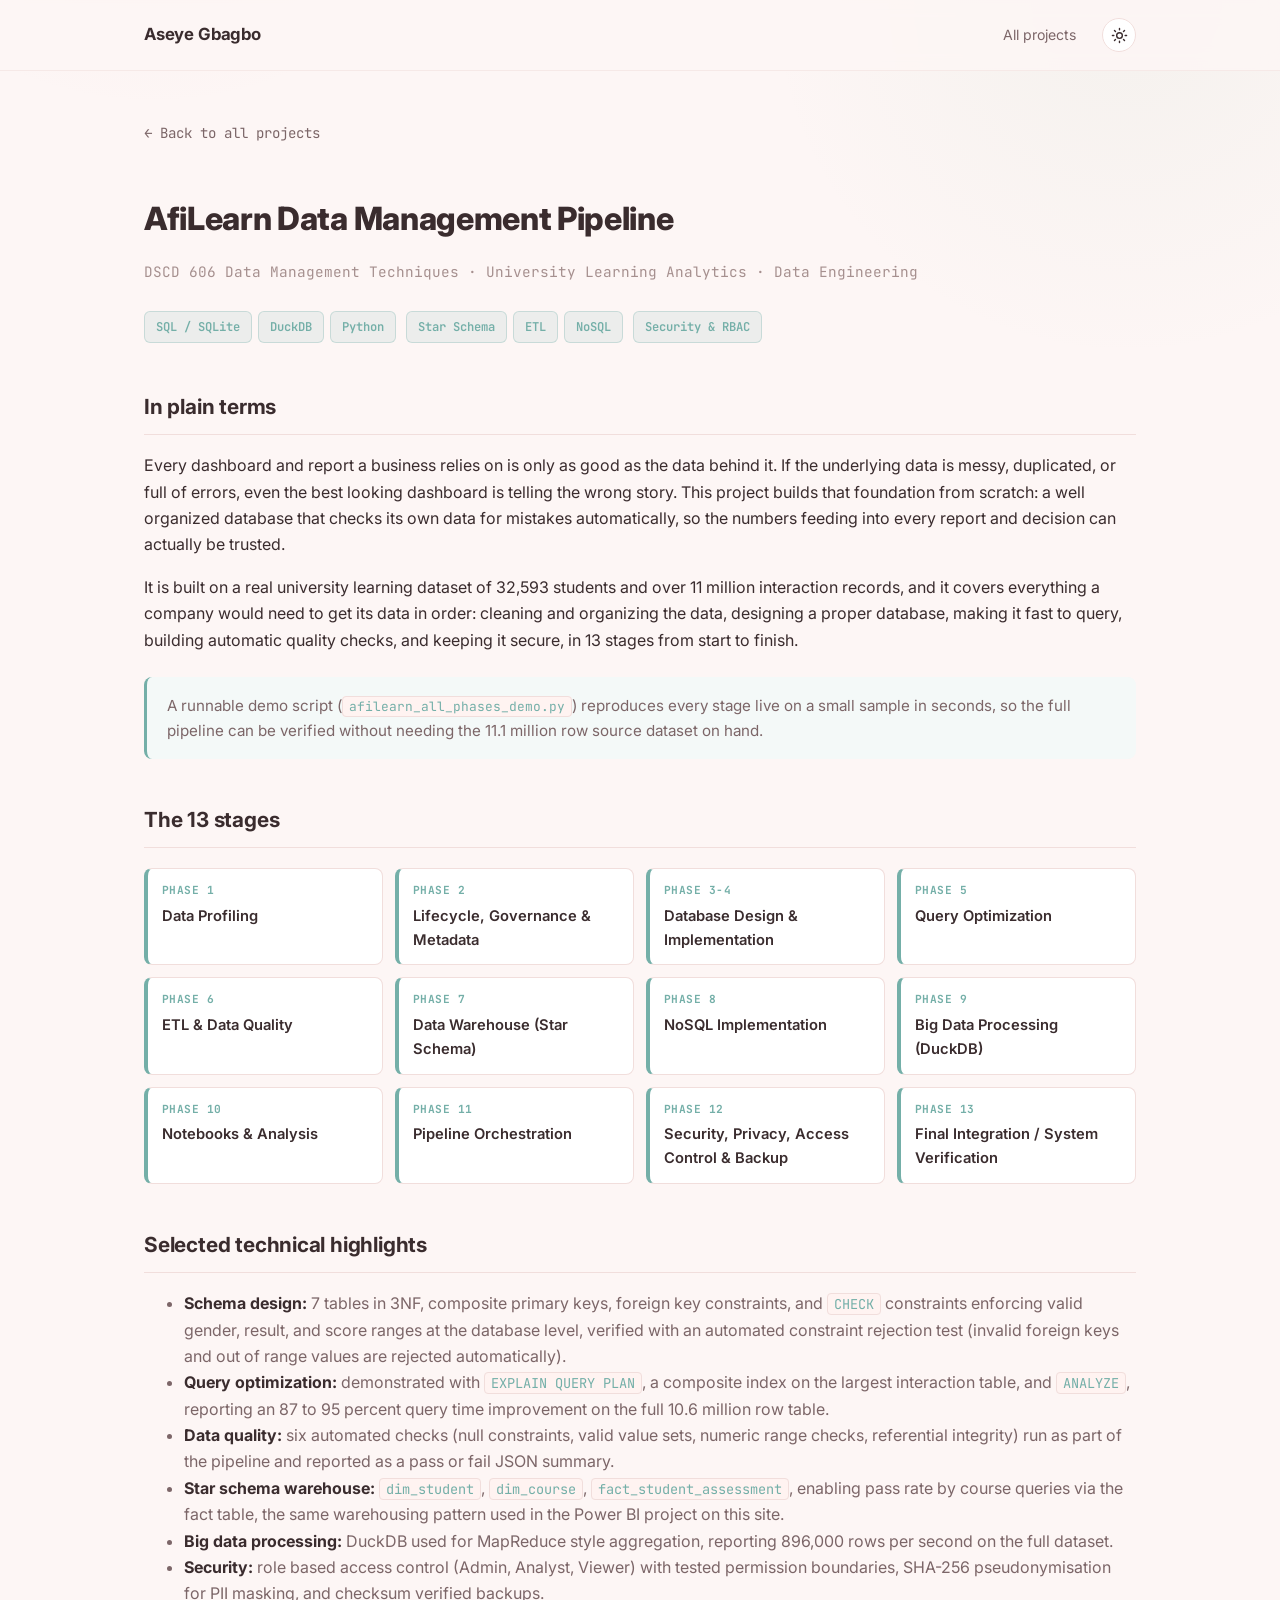
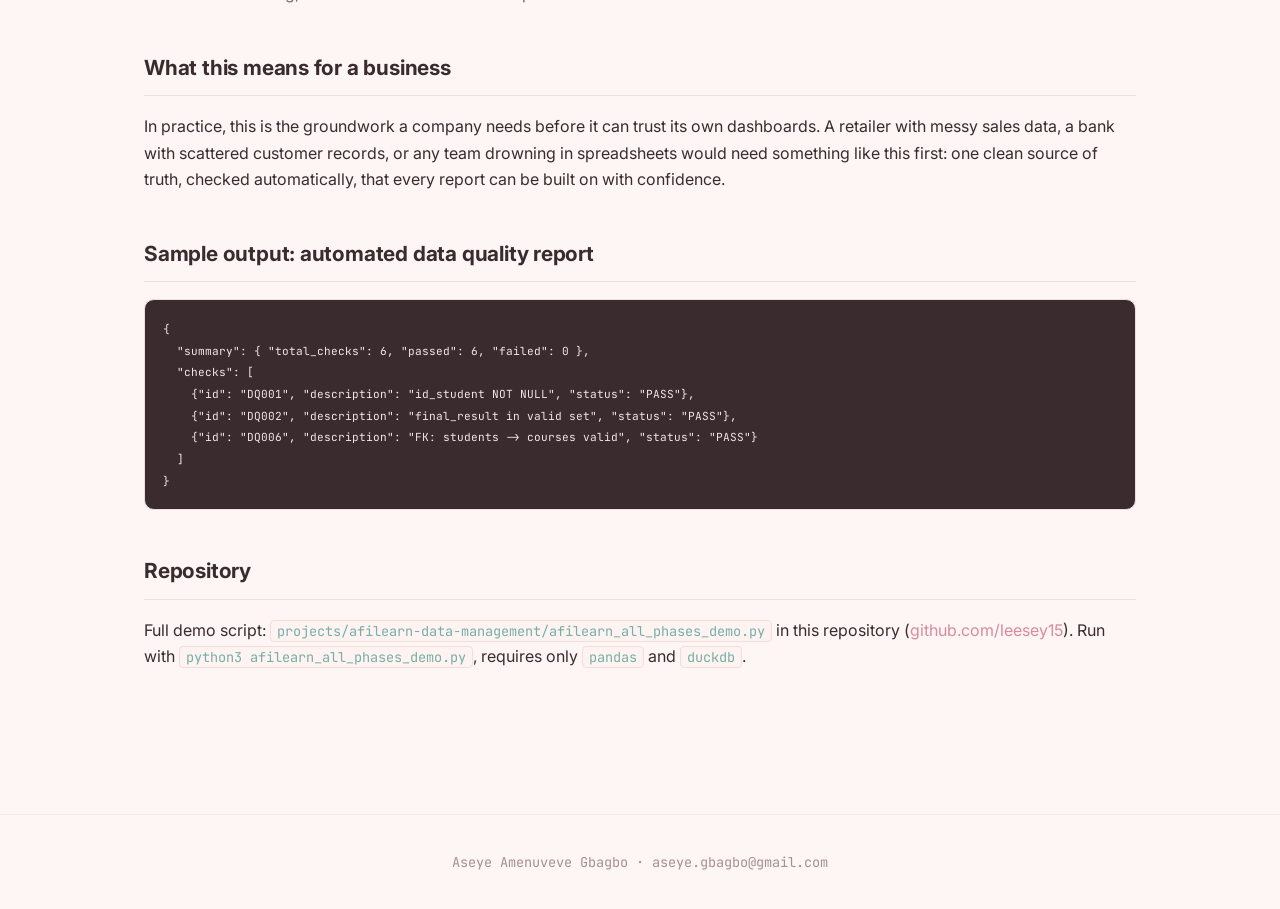
<file: projects/afilearn-data-management.html>
<!DOCTYPE html>
<html lang="en">
<head>
<meta charset="UTF-8">
<meta name="viewport" content="width=device-width, initial-scale=1.0">
<title>AfiLearn Data Management Pipeline · Aseye Gbagbo</title>
  <link rel="preconnect" href="https://fonts.googleapis.com">
  <link rel="preconnect" href="https://fonts.gstatic.com" crossorigin>
  <link href="https://fonts.googleapis.com/css2?family=JetBrains+Mono:wght@400;500;600;700&family=Inter:wght@400;500;600;700;800&display=swap" rel="stylesheet">
<link rel="stylesheet" href="../assets/style.css">
<script src="../assets/theme.js"></script>
<style>
  .phase-grid { display: grid; grid-template-columns: repeat(auto-fill, minmax(210px, 1fr)); gap: 12px; margin: 20px 0 30px; }
  .phase { background: var(--surface-card); border: 1px solid var(--border); border-left: 4px solid var(--proj-accent);
    border-radius: 8px; padding: 12px 14px; }
  .phase .n { font-size: 0.7rem; color: var(--proj-accent); font-weight: 700; letter-spacing: .04em; font-family: 'JetBrains Mono', monospace; }
  .phase .t { font-size: 0.92rem; font-weight: 600; color: var(--text-primary); margin-top: 4px; }
</style>
</head>
<body class="proj-dataeng">
<header class="site-header">
  <div class="wrap">
    <a href="../index.html" class="brand">Aseye Gbagbo</a>
    <nav><a href="../index.html#projects">All projects</a>
      <button class="theme-toggle" type="button" aria-label="Toggle light and dark mode">
        <svg class="icon-sun" viewBox="0 0 24 24" fill="none" stroke="currentColor" stroke-width="2" stroke-linecap="round" stroke-linejoin="round"><circle cx="12" cy="12" r="4"/><path d="M12 2v2M12 20v2M4.93 4.93l1.41 1.41M17.66 17.66l1.41 1.41M2 12h2M20 12h2M4.93 19.07l1.41-1.41M17.66 6.34l1.41-1.41"/></svg>
        <svg class="icon-moon" viewBox="0 0 24 24" fill="none" stroke="currentColor" stroke-width="2" stroke-linecap="round" stroke-linejoin="round"><path d="M21 12.79A9 9 0 1 1 11.21 3 7 7 0 0 0 21 12.79z"/></svg>
      </button>
    </nav>
  </div>
</header>

<div class="wrap">
<main class="project">
  <a class="back" href="../index.html#projects">← Back to all projects</a>
  <h1>AfiLearn Data Management Pipeline</h1>
  <p class="meta">DSCD 606 Data Management Techniques · University Learning Analytics · Data Engineering</p>
  <div class="badges">
    <span class="badge">SQL / SQLite</span><span class="badge">DuckDB</span><span class="badge">Python</span>
    <span class="badge">Star Schema</span><span class="badge">ETL</span><span class="badge">NoSQL</span>
    <span class="badge">Security &amp; RBAC</span>
  </div>

  <h2>In plain terms</h2>
  <p>
    Every dashboard and report a business relies on is only as good as the data behind it. If the underlying
    data is messy, duplicated, or full of errors, even the best looking dashboard is telling the wrong story.
    This project builds that foundation from scratch: a well organized database that checks its own data for
    mistakes automatically, so the numbers feeding into every report and decision can actually be trusted.
  </p>
  <p>
    It is built on a real university learning dataset of 32,593 students and over 11 million interaction
    records, and it covers everything a company would need to get its data in order: cleaning and organizing
    the data, designing a proper database, making it fast to query, building automatic quality checks, and
    keeping it secure, in 13 stages from start to finish.
  </p>

  <div class="callout">
    A runnable demo script (<code>afilearn_all_phases_demo.py</code>) reproduces every stage live on a small
    sample in seconds, so the full pipeline can be verified without needing the 11.1 million row source
    dataset on hand.
  </div>

  <h2>The 13 stages</h2>
  <div class="phase-grid">
    <div class="phase"><div class="n">PHASE 1</div><div class="t">Data Profiling</div></div>
    <div class="phase"><div class="n">PHASE 2</div><div class="t">Lifecycle, Governance &amp; Metadata</div></div>
    <div class="phase"><div class="n">PHASE 3-4</div><div class="t">Database Design &amp; Implementation</div></div>
    <div class="phase"><div class="n">PHASE 5</div><div class="t">Query Optimization</div></div>
    <div class="phase"><div class="n">PHASE 6</div><div class="t">ETL &amp; Data Quality</div></div>
    <div class="phase"><div class="n">PHASE 7</div><div class="t">Data Warehouse (Star Schema)</div></div>
    <div class="phase"><div class="n">PHASE 8</div><div class="t">NoSQL Implementation</div></div>
    <div class="phase"><div class="n">PHASE 9</div><div class="t">Big Data Processing (DuckDB)</div></div>
    <div class="phase"><div class="n">PHASE 10</div><div class="t">Notebooks &amp; Analysis</div></div>
    <div class="phase"><div class="n">PHASE 11</div><div class="t">Pipeline Orchestration</div></div>
    <div class="phase"><div class="n">PHASE 12</div><div class="t">Security, Privacy, Access Control &amp; Backup</div></div>
    <div class="phase"><div class="n">PHASE 13</div><div class="t">Final Integration / System Verification</div></div>
  </div>

  <h2>Selected technical highlights</h2>
  <ul>
    <li><strong>Schema design:</strong> 7 tables in 3NF, composite primary keys, foreign key constraints, and
    <code>CHECK</code> constraints enforcing valid gender, result, and score ranges at the database level, verified
    with an automated constraint rejection test (invalid foreign keys and out of range values are rejected
    automatically).</li>
    <li><strong>Query optimization:</strong> demonstrated with <code>EXPLAIN QUERY PLAN</code>, a composite index on
    the largest interaction table, and <code>ANALYZE</code>, reporting an 87 to 95 percent query time improvement on
    the full 10.6 million row table.</li>
    <li><strong>Data quality:</strong> six automated checks (null constraints, valid value sets, numeric range checks,
    referential integrity) run as part of the pipeline and reported as a pass or fail JSON summary.</li>
    <li><strong>Star schema warehouse:</strong> <code>dim_student</code>, <code>dim_course</code>,
    <code>fact_student_assessment</code>, enabling pass rate by course queries via the fact table, the same
    warehousing pattern used in the Power BI project on this site.</li>
    <li><strong>Big data processing:</strong> DuckDB used for MapReduce style aggregation, reporting 896,000 rows per
    second on the full dataset.</li>
    <li><strong>Security:</strong> role based access control (Admin, Analyst, Viewer) with tested permission
    boundaries, SHA-256 pseudonymisation for PII masking, and checksum verified backups.</li>
  </ul>

  <h2>What this means for a business</h2>
  <p>
    In practice, this is the groundwork a company needs before it can trust its own dashboards. A retailer with
    messy sales data, a bank with scattered customer records, or any team drowning in spreadsheets would need
    something like this first: one clean source of truth, checked automatically, that every report can be built
    on with confidence.
  </p>

  <h2>Sample output: automated data quality report</h2>
  <pre><code>{
  "summary": { "total_checks": 6, "passed": 6, "failed": 0 },
  "checks": [
    {"id": "DQ001", "description": "id_student NOT NULL", "status": "PASS"},
    {"id": "DQ002", "description": "final_result in valid set", "status": "PASS"},
    {"id": "DQ006", "description": "FK: students -&gt; courses valid", "status": "PASS"}
  ]
}</code></pre>

  <h2>Repository</h2>
  <p>Full demo script: <code>projects/afilearn-data-management/afilearn_all_phases_demo.py</code> in this
  repository (<a href="https://github.com/leesey15" target="_blank" rel="noopener">github.com/leesey15</a>).
  Run with <code>python3 afilearn_all_phases_demo.py</code>, requires only <code>pandas</code> and
  <code>duckdb</code>.</p>
</main>
</div>

<footer><div class="wrap">Aseye Amenuveve Gbagbo · aseye.gbagbo@gmail.com</div></footer>
</body>
</html>
</file>
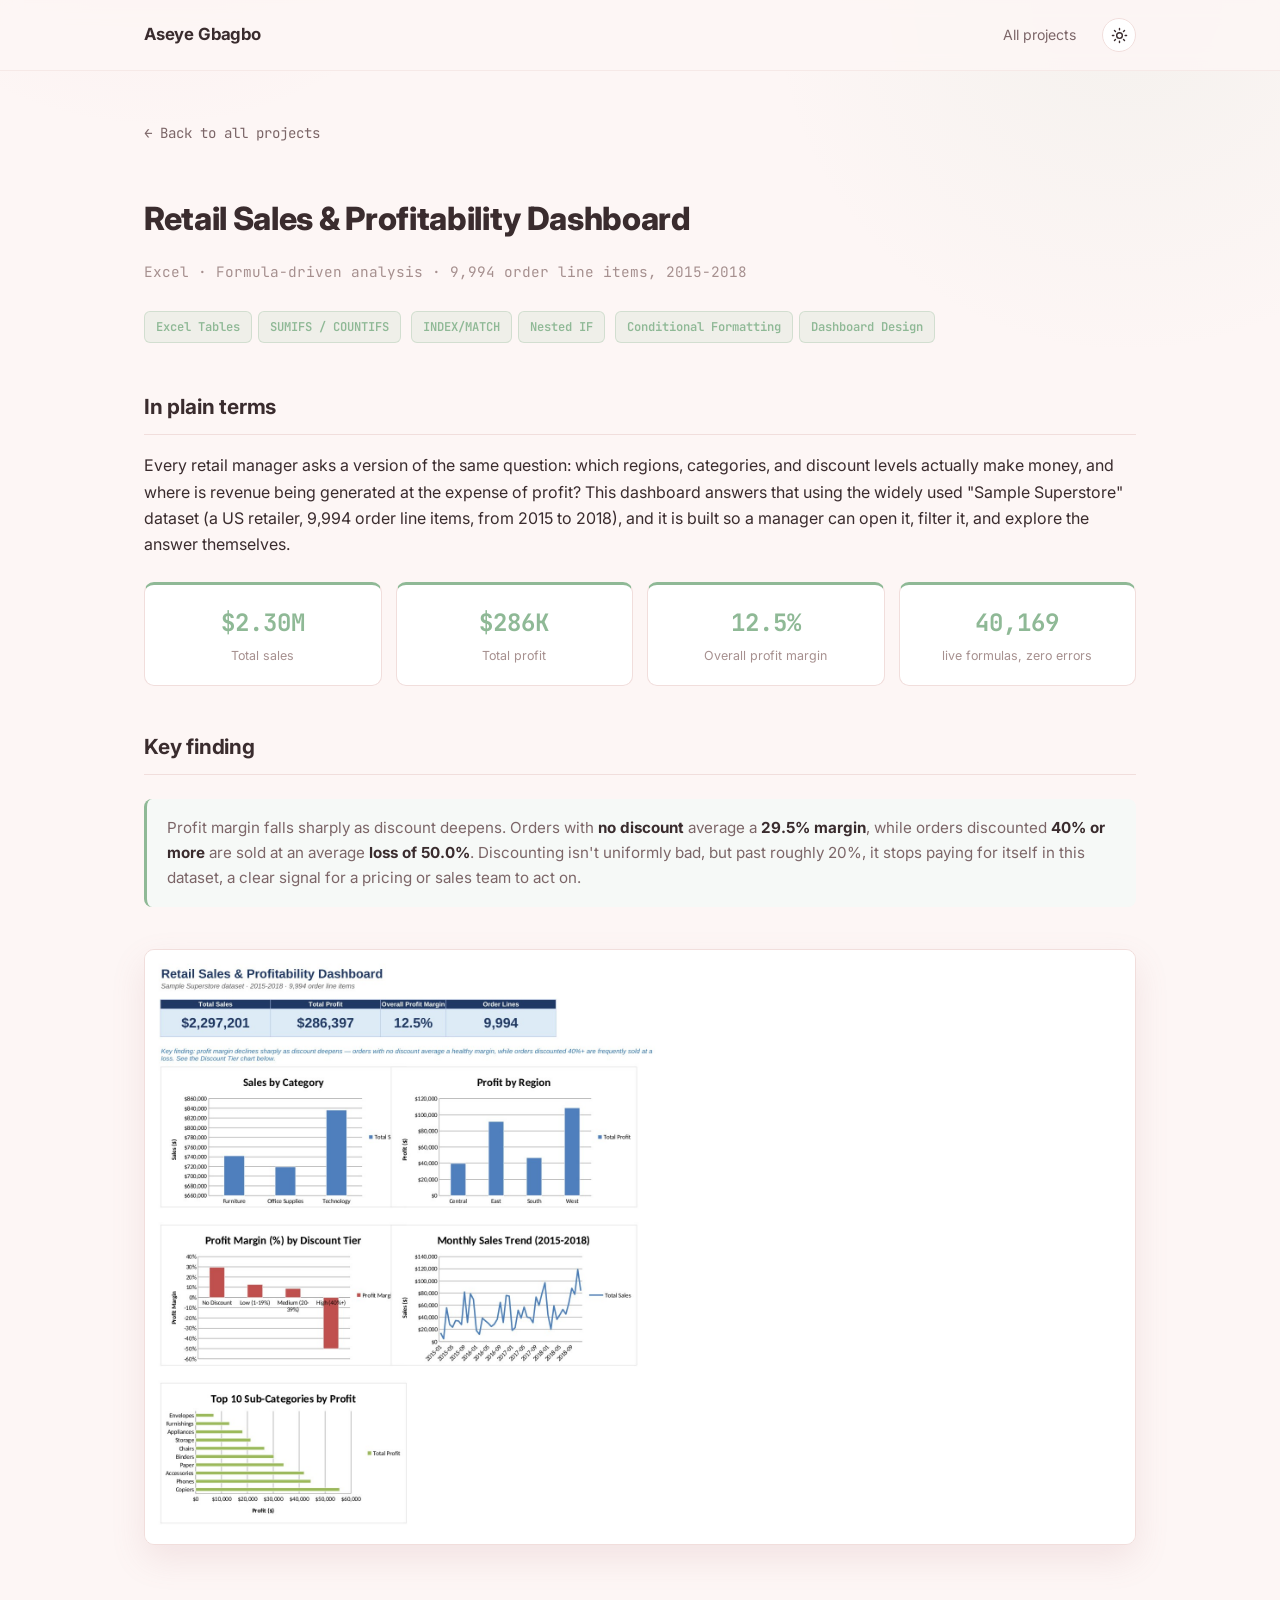
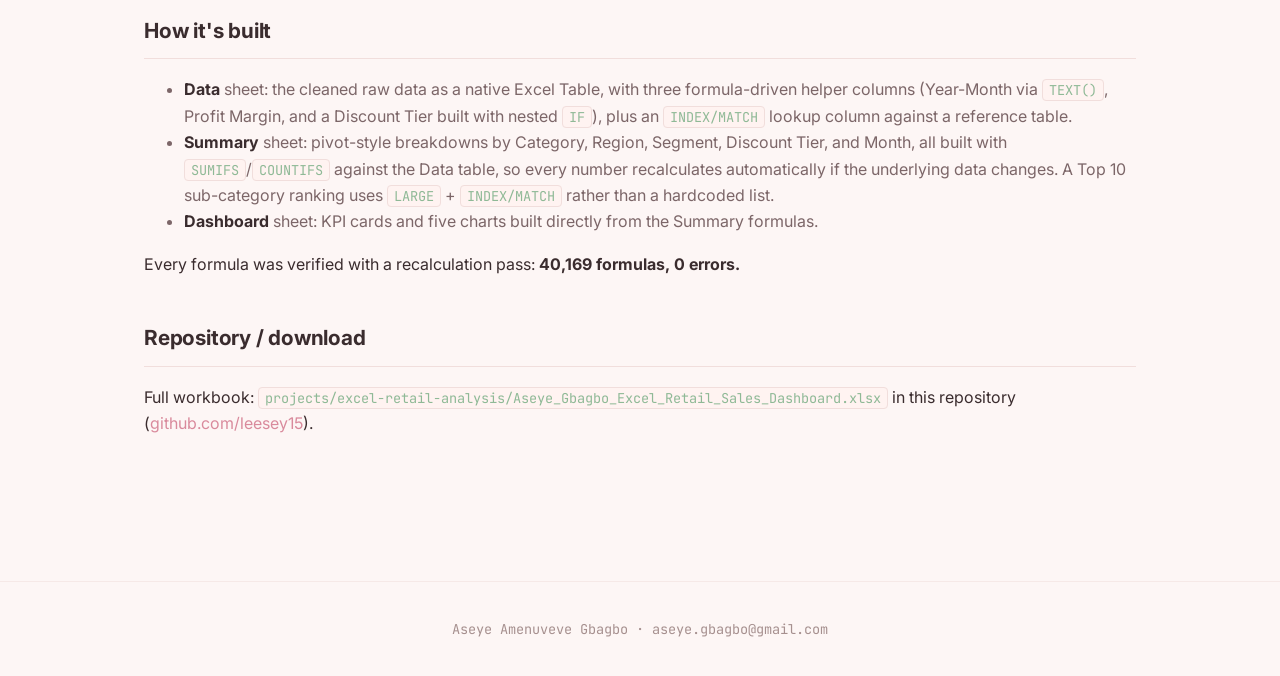
<file: projects/excel-retail-analysis.html>
<!DOCTYPE html>
<html lang="en">
<head>
<meta charset="UTF-8">
<meta name="viewport" content="width=device-width, initial-scale=1.0">
<title>Retail Sales &amp; Profitability Dashboard · Aseye Gbagbo</title>
  <link rel="preconnect" href="https://fonts.googleapis.com">
  <link rel="preconnect" href="https://fonts.gstatic.com" crossorigin>
  <link href="https://fonts.googleapis.com/css2?family=JetBrains+Mono:wght@400;500;600;700&family=Inter:wght@400;500;600;700;800&display=swap" rel="stylesheet">
<link rel="stylesheet" href="../assets/style.css">
<script src="../assets/theme.js"></script>
</head>
<body class="proj-excel">
<header class="site-header">
  <div class="wrap">
    <a href="../index.html" class="brand">Aseye Gbagbo</a>
    <nav><a href="../index.html#projects">All projects</a>
      <button class="theme-toggle" type="button" aria-label="Toggle light and dark mode">
        <svg class="icon-sun" viewBox="0 0 24 24" fill="none" stroke="currentColor" stroke-width="2" stroke-linecap="round" stroke-linejoin="round"><circle cx="12" cy="12" r="4"/><path d="M12 2v2M12 20v2M4.93 4.93l1.41 1.41M17.66 17.66l1.41 1.41M2 12h2M20 12h2M4.93 19.07l1.41-1.41M17.66 6.34l1.41-1.41"/></svg>
        <svg class="icon-moon" viewBox="0 0 24 24" fill="none" stroke="currentColor" stroke-width="2" stroke-linecap="round" stroke-linejoin="round"><path d="M21 12.79A9 9 0 1 1 11.21 3 7 7 0 0 0 21 12.79z"/></svg>
      </button>
    </nav>
  </div>
</header>

<div class="wrap">
<main class="project">
  <a class="back" href="../index.html#projects">← Back to all projects</a>
  <h1>Retail Sales &amp; Profitability Dashboard</h1>
  <p class="meta">Excel · Formula-driven analysis · 9,994 order line items, 2015-2018</p>
  <div class="badges">
    <span class="badge">Excel Tables</span><span class="badge">SUMIFS / COUNTIFS</span>
    <span class="badge">INDEX/MATCH</span><span class="badge">Nested IF</span>
    <span class="badge">Conditional Formatting</span><span class="badge">Dashboard Design</span>
  </div>

  <h2>In plain terms</h2>
  <p>
    Every retail manager asks a version of the same question: which regions, categories, and discount levels
    actually make money, and where is revenue being generated at the expense of profit? This dashboard answers
    that using the widely used "Sample Superstore" dataset (a US retailer, 9,994 order line items, from 2015
    to 2018), and it is built so a manager can open it, filter it, and explore the answer themselves.
  </p>

  <div class="kpi-row">
    <div class="kpi"><div class="num">$2.30M</div><div class="label">Total sales</div></div>
    <div class="kpi"><div class="num">$286K</div><div class="label">Total profit</div></div>
    <div class="kpi"><div class="num">12.5%</div><div class="label">Overall profit margin</div></div>
    <div class="kpi"><div class="num">40,169</div><div class="label">live formulas, zero errors</div></div>
  </div>

  <h2>Key finding</h2>
  <div class="callout">
    Profit margin falls sharply as discount deepens. Orders with <strong>no discount</strong> average a
    <strong>29.5% margin</strong>, while orders discounted <strong>40% or more</strong> are sold at an average
    <strong>loss of 50.0%</strong>. Discounting isn't uniformly bad, but past roughly 20%, it stops paying for
    itself in this dataset, a clear signal for a pricing or sales team to act on.
  </div>

  <img class="figure" src="../assets/images/excel_dashboard.jpg" alt="Excel dashboard showing KPI cards, sales by category, profit by region, profit margin by discount tier, and monthly sales trend charts">

  <h2>How it's built</h2>
  <ul>
    <li><strong>Data</strong> sheet: the cleaned raw data as a native Excel Table, with three formula-driven
    helper columns (Year-Month via <code>TEXT()</code>, Profit Margin, and a Discount Tier built with nested
    <code>IF</code>), plus an <code>INDEX/MATCH</code> lookup column against a reference table.</li>
    <li><strong>Summary</strong> sheet: pivot-style breakdowns by Category, Region, Segment, Discount Tier, and
    Month, all built with <code>SUMIFS</code>/<code>COUNTIFS</code> against the Data table, so every number
    recalculates automatically if the underlying data changes. A Top 10 sub-category ranking uses
    <code>LARGE</code> + <code>INDEX/MATCH</code> rather than a hardcoded list.</li>
    <li><strong>Dashboard</strong> sheet: KPI cards and five charts built directly from the Summary formulas.</li>
  </ul>
  <p>Every formula was verified with a recalculation pass: <strong>40,169 formulas, 0 errors.</strong></p>

  <h2>Repository / download</h2>
  <p>Full workbook: <code>projects/excel-retail-analysis/Aseye_Gbagbo_Excel_Retail_Sales_Dashboard.xlsx</code> in
  this repository (<a href="https://github.com/leesey15" target="_blank" rel="noopener">github.com/leesey15</a>).</p>
</main>
</div>

<footer><div class="wrap">Aseye Amenuveve Gbagbo · aseye.gbagbo@gmail.com</div></footer>
</body>
</html>
</file>
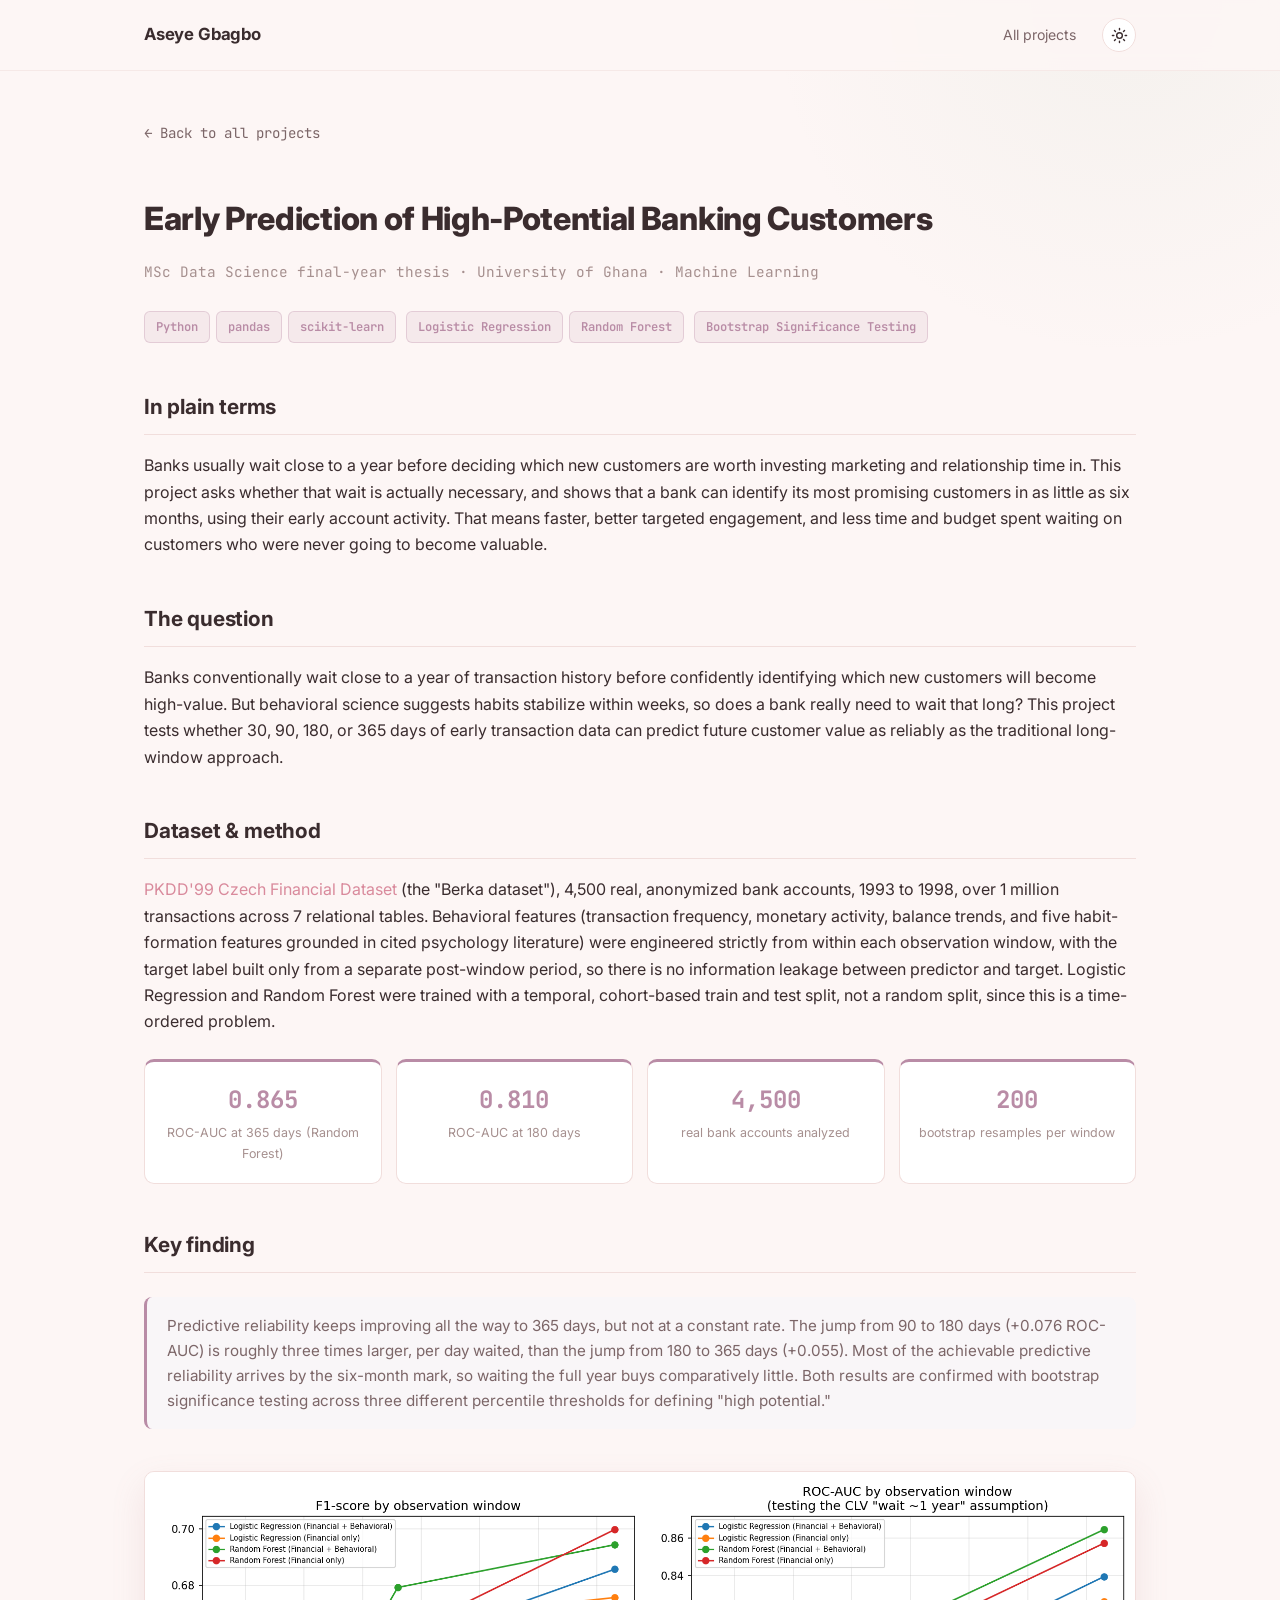
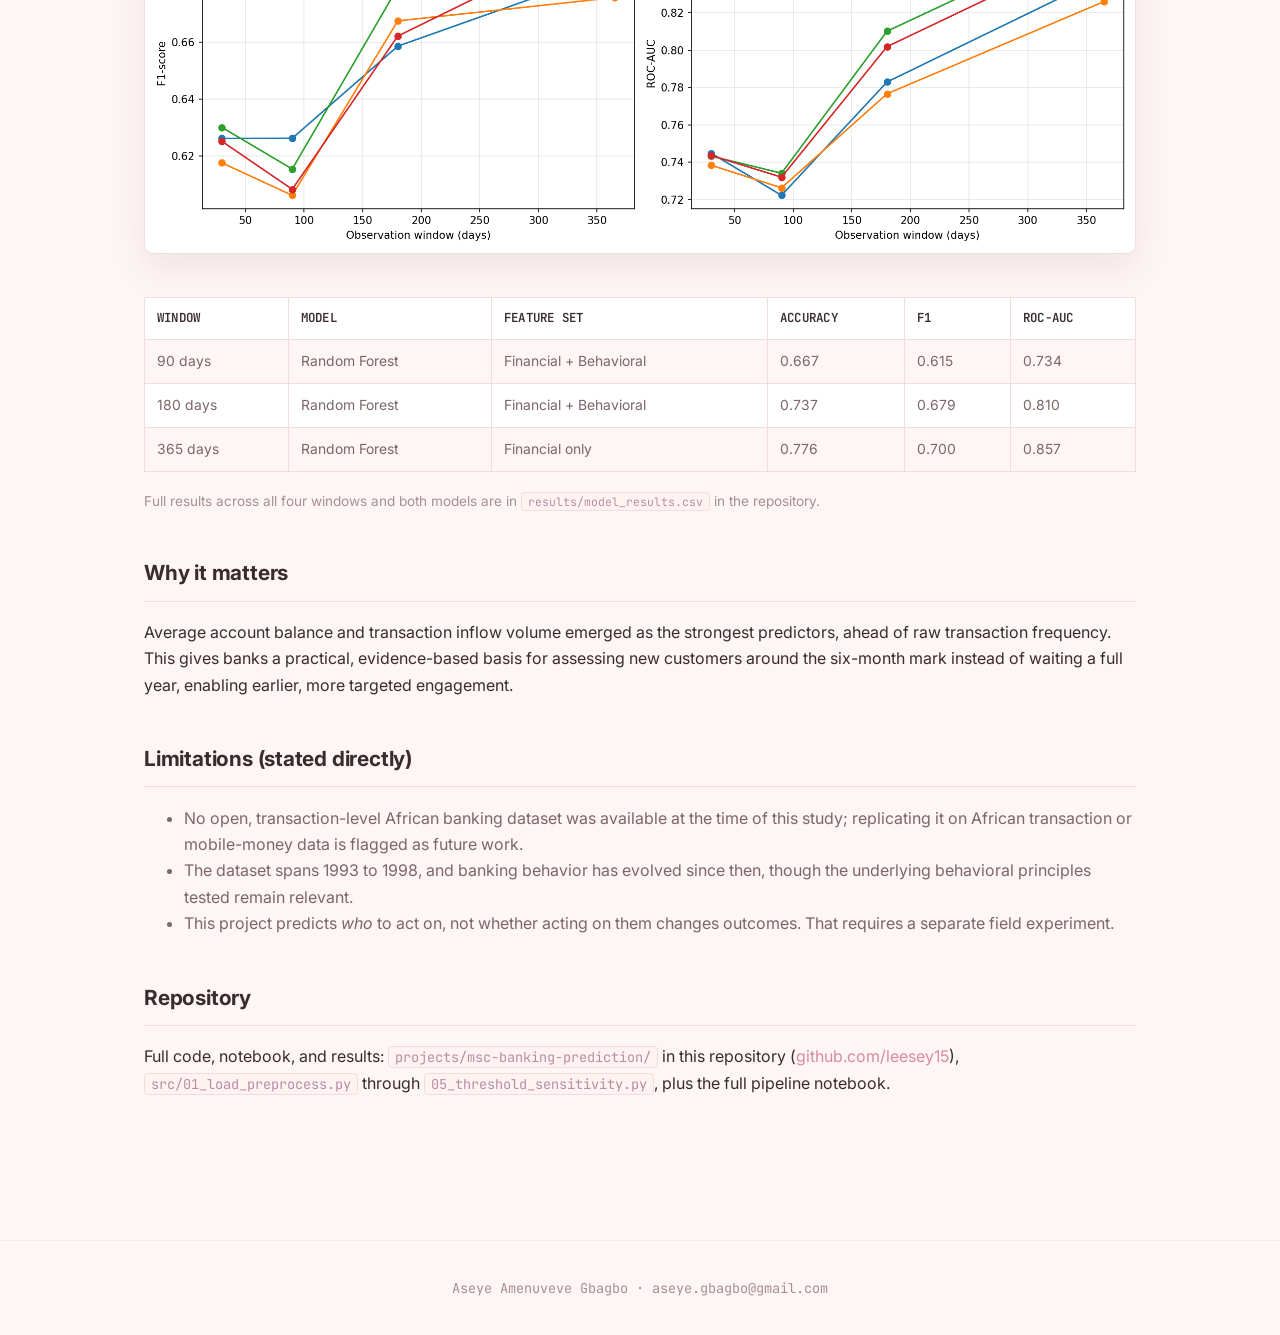
<file: projects/msc-banking-prediction.html>
<!DOCTYPE html>
<html lang="en">
<head>
<meta charset="UTF-8">
<meta name="viewport" content="width=device-width, initial-scale=1.0">
<title>Early Prediction of High-Potential Banking Customers · Aseye Gbagbo</title>
  <link rel="preconnect" href="https://fonts.googleapis.com">
  <link rel="preconnect" href="https://fonts.gstatic.com" crossorigin>
  <link href="https://fonts.googleapis.com/css2?family=JetBrains+Mono:wght@400;500;600;700&family=Inter:wght@400;500;600;700;800&display=swap" rel="stylesheet">
<link rel="stylesheet" href="../assets/style.css">
<script src="../assets/theme.js"></script>
</head>
<body class="proj-ml">
<header class="site-header">
  <div class="wrap">
    <a href="../index.html" class="brand">Aseye Gbagbo</a>
    <nav><a href="../index.html#projects">All projects</a>
      <button class="theme-toggle" type="button" aria-label="Toggle light and dark mode">
        <svg class="icon-sun" viewBox="0 0 24 24" fill="none" stroke="currentColor" stroke-width="2" stroke-linecap="round" stroke-linejoin="round"><circle cx="12" cy="12" r="4"/><path d="M12 2v2M12 20v2M4.93 4.93l1.41 1.41M17.66 17.66l1.41 1.41M2 12h2M20 12h2M4.93 19.07l1.41-1.41M17.66 6.34l1.41-1.41"/></svg>
        <svg class="icon-moon" viewBox="0 0 24 24" fill="none" stroke="currentColor" stroke-width="2" stroke-linecap="round" stroke-linejoin="round"><path d="M21 12.79A9 9 0 1 1 11.21 3 7 7 0 0 0 21 12.79z"/></svg>
      </button>
    </nav>
  </div>
</header>

<div class="wrap">
<main class="project">
  <a class="back" href="../index.html#projects">← Back to all projects</a>
  <h1>Early Prediction of High-Potential Banking Customers</h1>
  <p class="meta">MSc Data Science final-year thesis · University of Ghana · Machine Learning</p>
  <div class="badges">
    <span class="badge">Python</span><span class="badge">pandas</span><span class="badge">scikit-learn</span>
    <span class="badge">Logistic Regression</span><span class="badge">Random Forest</span>
    <span class="badge">Bootstrap Significance Testing</span>
  </div>

  <h2>In plain terms</h2>
  <p>
    Banks usually wait close to a year before deciding which new customers are worth investing marketing and
    relationship time in. This project asks whether that wait is actually necessary, and shows that a bank can
    identify its most promising customers in as little as six months, using their early account activity.
    That means faster, better targeted engagement, and less time and budget spent waiting on customers who
    were never going to become valuable.
  </p>

  <h2>The question</h2>
  <p>
    Banks conventionally wait close to a year of transaction history before confidently identifying which
    new customers will become high-value. But behavioral science suggests habits stabilize within weeks,
    so does a bank really need to wait that long? This project tests whether 30, 90, 180, or 365 days of
    early transaction data can predict future customer value as reliably as the traditional long-window approach.
  </p>

  <h2>Dataset &amp; method</h2>
  <p>
    <a href="https://github.com/Kusainov/czech-banking-fin-analysis" target="_blank" rel="noopener">PKDD'99 Czech Financial Dataset</a>
    (the "Berka dataset"), 4,500 real, anonymized bank accounts, 1993 to 1998, over 1 million transactions across
    7 relational tables. Behavioral features (transaction frequency, monetary activity, balance trends, and five
    habit-formation features grounded in cited psychology literature) were engineered strictly from within each
    observation window, with the target label built only from a separate post-window period, so there is no
    information leakage between predictor and target. Logistic Regression and Random Forest were trained with a
    temporal, cohort-based train and test split, not a random split, since this is a time-ordered problem.
  </p>

  <div class="kpi-row">
    <div class="kpi"><div class="num">0.865</div><div class="label">ROC-AUC at 365 days (Random Forest)</div></div>
    <div class="kpi"><div class="num">0.810</div><div class="label">ROC-AUC at 180 days</div></div>
    <div class="kpi"><div class="num">4,500</div><div class="label">real bank accounts analyzed</div></div>
    <div class="kpi"><div class="num">200</div><div class="label">bootstrap resamples per window</div></div>
  </div>

  <h2>Key finding</h2>
  <div class="callout">
    Predictive reliability keeps improving all the way to 365 days, but not at a constant rate. The jump from
    90 to 180 days (+0.076 ROC-AUC) is roughly three times larger, per day waited, than the jump from 180 to
    365 days (+0.055). Most of the achievable predictive reliability arrives by the six-month mark, so waiting
    the full year buys comparatively little. Both results are confirmed with bootstrap significance testing
    across three different percentile thresholds for defining "high potential."
  </div>

  <img class="figure" src="../assets/images/msc_results_comparison.png" alt="F1-score and ROC-AUC by observation window, comparing Logistic Regression and Random Forest with and without behavioral features">

  <table>
    <thead><tr><th>Window</th><th>Model</th><th>Feature set</th><th>Accuracy</th><th>F1</th><th>ROC-AUC</th></tr></thead>
    <tbody>
      <tr><td>90 days</td><td>Random Forest</td><td>Financial + Behavioral</td><td>0.667</td><td>0.615</td><td>0.734</td></tr>
      <tr><td>180 days</td><td>Random Forest</td><td>Financial + Behavioral</td><td>0.737</td><td>0.679</td><td>0.810</td></tr>
      <tr><td>365 days</td><td>Random Forest</td><td>Financial only</td><td>0.776</td><td>0.700</td><td>0.857</td></tr>
    </tbody>
  </table>
  <p style="font-size:0.85rem;color:var(--text-muted);">Full results across all four windows and both models are in <code>results/model_results.csv</code> in the repository.</p>

  <h2>Why it matters</h2>
  <p>
    Average account balance and transaction inflow volume emerged as the strongest predictors, ahead of raw
    transaction frequency. This gives banks a practical, evidence-based basis for assessing new customers around
    the six-month mark instead of waiting a full year, enabling earlier, more targeted engagement.
  </p>

  <h2>Limitations (stated directly)</h2>
  <ul>
    <li>No open, transaction-level African banking dataset was available at the time of this study; replicating
    it on African transaction or mobile-money data is flagged as future work.</li>
    <li>The dataset spans 1993 to 1998, and banking behavior has evolved since then, though the underlying
    behavioral principles tested remain relevant.</li>
    <li>This project predicts <em>who</em> to act on, not whether acting on them changes outcomes. That
    requires a separate field experiment.</li>
  </ul>

  <h2>Repository</h2>
  <p>Full code, notebook, and results: <code>projects/msc-banking-prediction/</code> in this repository
  (<a href="https://github.com/leesey15" target="_blank" rel="noopener">github.com/leesey15</a>),
  <code>src/01_load_preprocess.py</code> through <code>05_threshold_sensitivity.py</code>, plus the full pipeline
  notebook.</p>
</main>
</div>

<footer><div class="wrap">Aseye Amenuveve Gbagbo · aseye.gbagbo@gmail.com</div></footer>
</body>
</html>
</file>
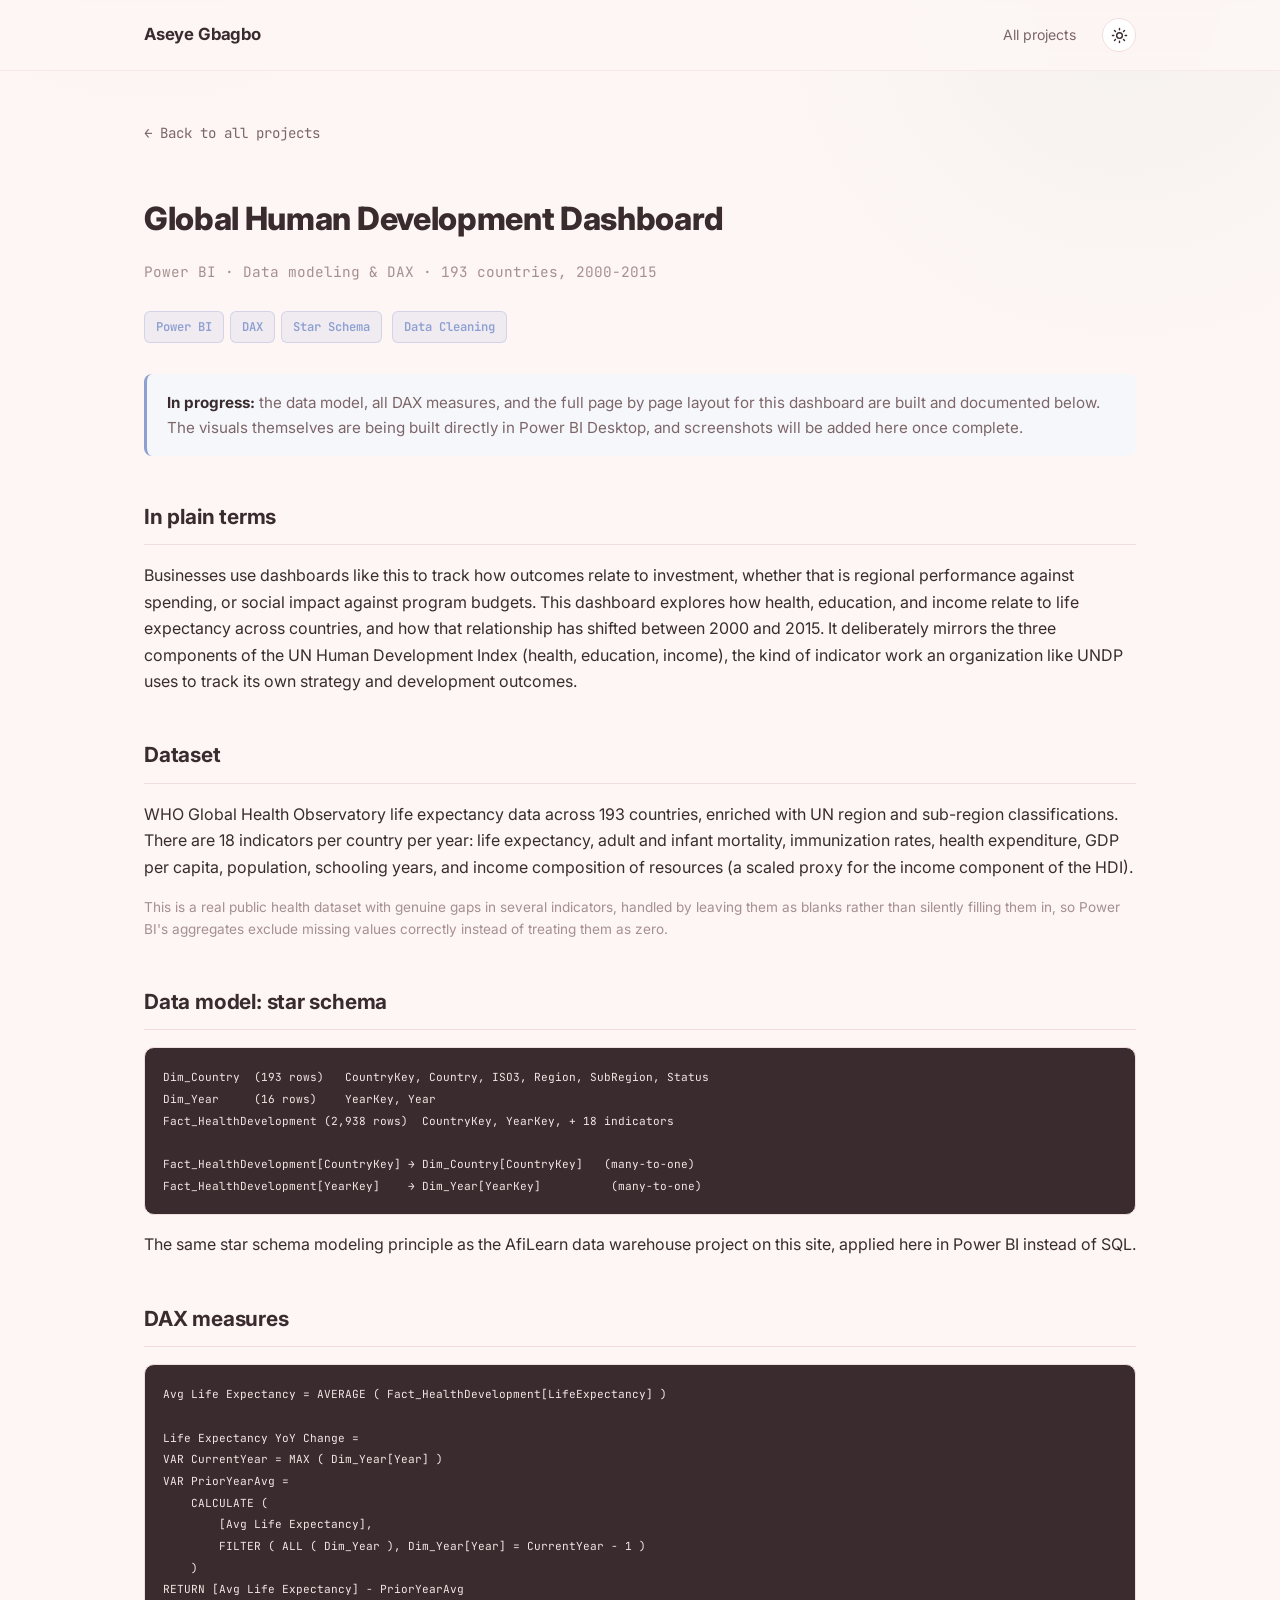
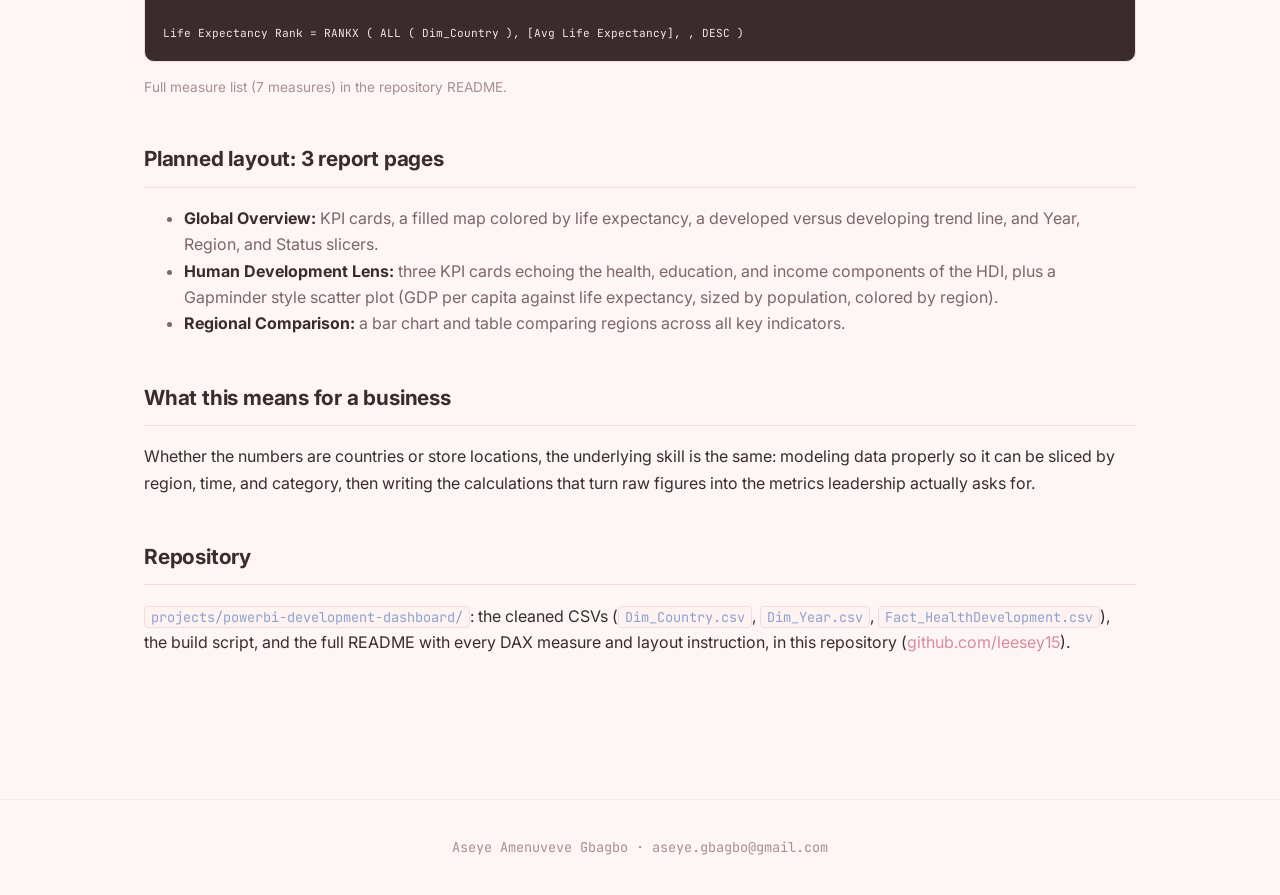
<file: projects/powerbi-development-dashboard.html>
<!DOCTYPE html>
<html lang="en">
<head>
<meta charset="UTF-8">
<meta name="viewport" content="width=device-width, initial-scale=1.0">
<title>Global Human Development Dashboard · Aseye Gbagbo</title>
  <link rel="preconnect" href="https://fonts.googleapis.com">
  <link rel="preconnect" href="https://fonts.gstatic.com" crossorigin>
  <link href="https://fonts.googleapis.com/css2?family=JetBrains+Mono:wght@400;500;600;700&family=Inter:wght@400;500;600;700;800&display=swap" rel="stylesheet">
<link rel="stylesheet" href="../assets/style.css">
<script src="../assets/theme.js"></script>
</head>
<body class="proj-pbi">
<header class="site-header">
  <div class="wrap">
    <a href="../index.html" class="brand">Aseye Gbagbo</a>
    <nav><a href="../index.html#projects">All projects</a>
      <button class="theme-toggle" type="button" aria-label="Toggle light and dark mode">
        <svg class="icon-sun" viewBox="0 0 24 24" fill="none" stroke="currentColor" stroke-width="2" stroke-linecap="round" stroke-linejoin="round"><circle cx="12" cy="12" r="4"/><path d="M12 2v2M12 20v2M4.93 4.93l1.41 1.41M17.66 17.66l1.41 1.41M2 12h2M20 12h2M4.93 19.07l1.41-1.41M17.66 6.34l1.41-1.41"/></svg>
        <svg class="icon-moon" viewBox="0 0 24 24" fill="none" stroke="currentColor" stroke-width="2" stroke-linecap="round" stroke-linejoin="round"><path d="M21 12.79A9 9 0 1 1 11.21 3 7 7 0 0 0 21 12.79z"/></svg>
      </button>
    </nav>
  </div>
</header>

<div class="wrap">
<main class="project">
  <a class="back" href="../index.html#projects">← Back to all projects</a>
  <h1>Global Human Development Dashboard</h1>
  <p class="meta">Power BI · Data modeling &amp; DAX · 193 countries, 2000-2015</p>
  <div class="badges">
    <span class="badge">Power BI</span><span class="badge">DAX</span><span class="badge">Star Schema</span>
    <span class="badge">Data Cleaning</span>
  </div>

  <div class="callout">
    <strong>In progress:</strong> the data model, all DAX measures, and the full page by page layout for this
    dashboard are built and documented below. The visuals themselves are being built directly in Power BI
    Desktop, and screenshots will be added here once complete.
  </div>

  <h2>In plain terms</h2>
  <p>
    Businesses use dashboards like this to track how outcomes relate to investment, whether that is regional
    performance against spending, or social impact against program budgets. This dashboard explores how
    health, education, and income relate to life expectancy across countries, and how that relationship has
    shifted between 2000 and 2015. It deliberately mirrors the three components of the UN Human Development
    Index (health, education, income), the kind of indicator work an organization like UNDP uses to track its
    own strategy and development outcomes.
  </p>

  <h2>Dataset</h2>
  <p>
    WHO Global Health Observatory life expectancy data across 193 countries, enriched with UN region and
    sub-region classifications. There are 18 indicators per country per year: life expectancy, adult and
    infant mortality, immunization rates, health expenditure, GDP per capita, population, schooling years, and
    income composition of resources (a scaled proxy for the income component of the HDI).
  </p>
  <p style="font-size:0.85rem;color:var(--text-muted);">
    This is a real public health dataset with genuine gaps in several indicators, handled by leaving them as
    blanks rather than silently filling them in, so Power BI's aggregates exclude missing values correctly
    instead of treating them as zero.
  </p>

  <h2>Data model: star schema</h2>
  <pre><code>Dim_Country  (193 rows)   CountryKey, Country, ISO3, Region, SubRegion, Status
Dim_Year     (16 rows)    YearKey, Year
Fact_HealthDevelopment (2,938 rows)  CountryKey, YearKey, + 18 indicators

Fact_HealthDevelopment[CountryKey] → Dim_Country[CountryKey]   (many-to-one)
Fact_HealthDevelopment[YearKey]    → Dim_Year[YearKey]          (many-to-one)</code></pre>
  <p>The same star schema modeling principle as the AfiLearn data warehouse project on this site, applied here in Power BI instead of SQL.</p>

  <h2>DAX measures</h2>
  <pre><code>Avg Life Expectancy = AVERAGE ( Fact_HealthDevelopment[LifeExpectancy] )

Life Expectancy YoY Change =
VAR CurrentYear = MAX ( Dim_Year[Year] )
VAR PriorYearAvg =
    CALCULATE (
        [Avg Life Expectancy],
        FILTER ( ALL ( Dim_Year ), Dim_Year[Year] = CurrentYear - 1 )
    )
RETURN [Avg Life Expectancy] - PriorYearAvg

Life Expectancy Rank = RANKX ( ALL ( Dim_Country ), [Avg Life Expectancy], , DESC )</code></pre>
  <p style="font-size:0.85rem;color:var(--text-muted);">Full measure list (7 measures) in the repository README.</p>

  <h2>Planned layout: 3 report pages</h2>
  <ul>
    <li><strong>Global Overview:</strong> KPI cards, a filled map colored by life expectancy, a developed versus
    developing trend line, and Year, Region, and Status slicers.</li>
    <li><strong>Human Development Lens:</strong> three KPI cards echoing the health, education, and income
    components of the HDI, plus a Gapminder style scatter plot (GDP per capita against life expectancy, sized
    by population, colored by region).</li>
    <li><strong>Regional Comparison:</strong> a bar chart and table comparing regions across all key indicators.</li>
  </ul>

  <h2>What this means for a business</h2>
  <p>
    Whether the numbers are countries or store locations, the underlying skill is the same: modeling data
    properly so it can be sliced by region, time, and category, then writing the calculations that turn raw
    figures into the metrics leadership actually asks for.
  </p>

  <h2>Repository</h2>
  <p><code>projects/powerbi-development-dashboard/</code>: the cleaned CSVs (<code>Dim_Country.csv</code>,
  <code>Dim_Year.csv</code>, <code>Fact_HealthDevelopment.csv</code>), the build script, and the full README with
  every DAX measure and layout instruction, in this repository
  (<a href="https://github.com/leesey15" target="_blank" rel="noopener">github.com/leesey15</a>).</p>
</main>
</div>

<footer><div class="wrap">Aseye Amenuveve Gbagbo · aseye.gbagbo@gmail.com</div></footer>
</body>
</html>
</file>
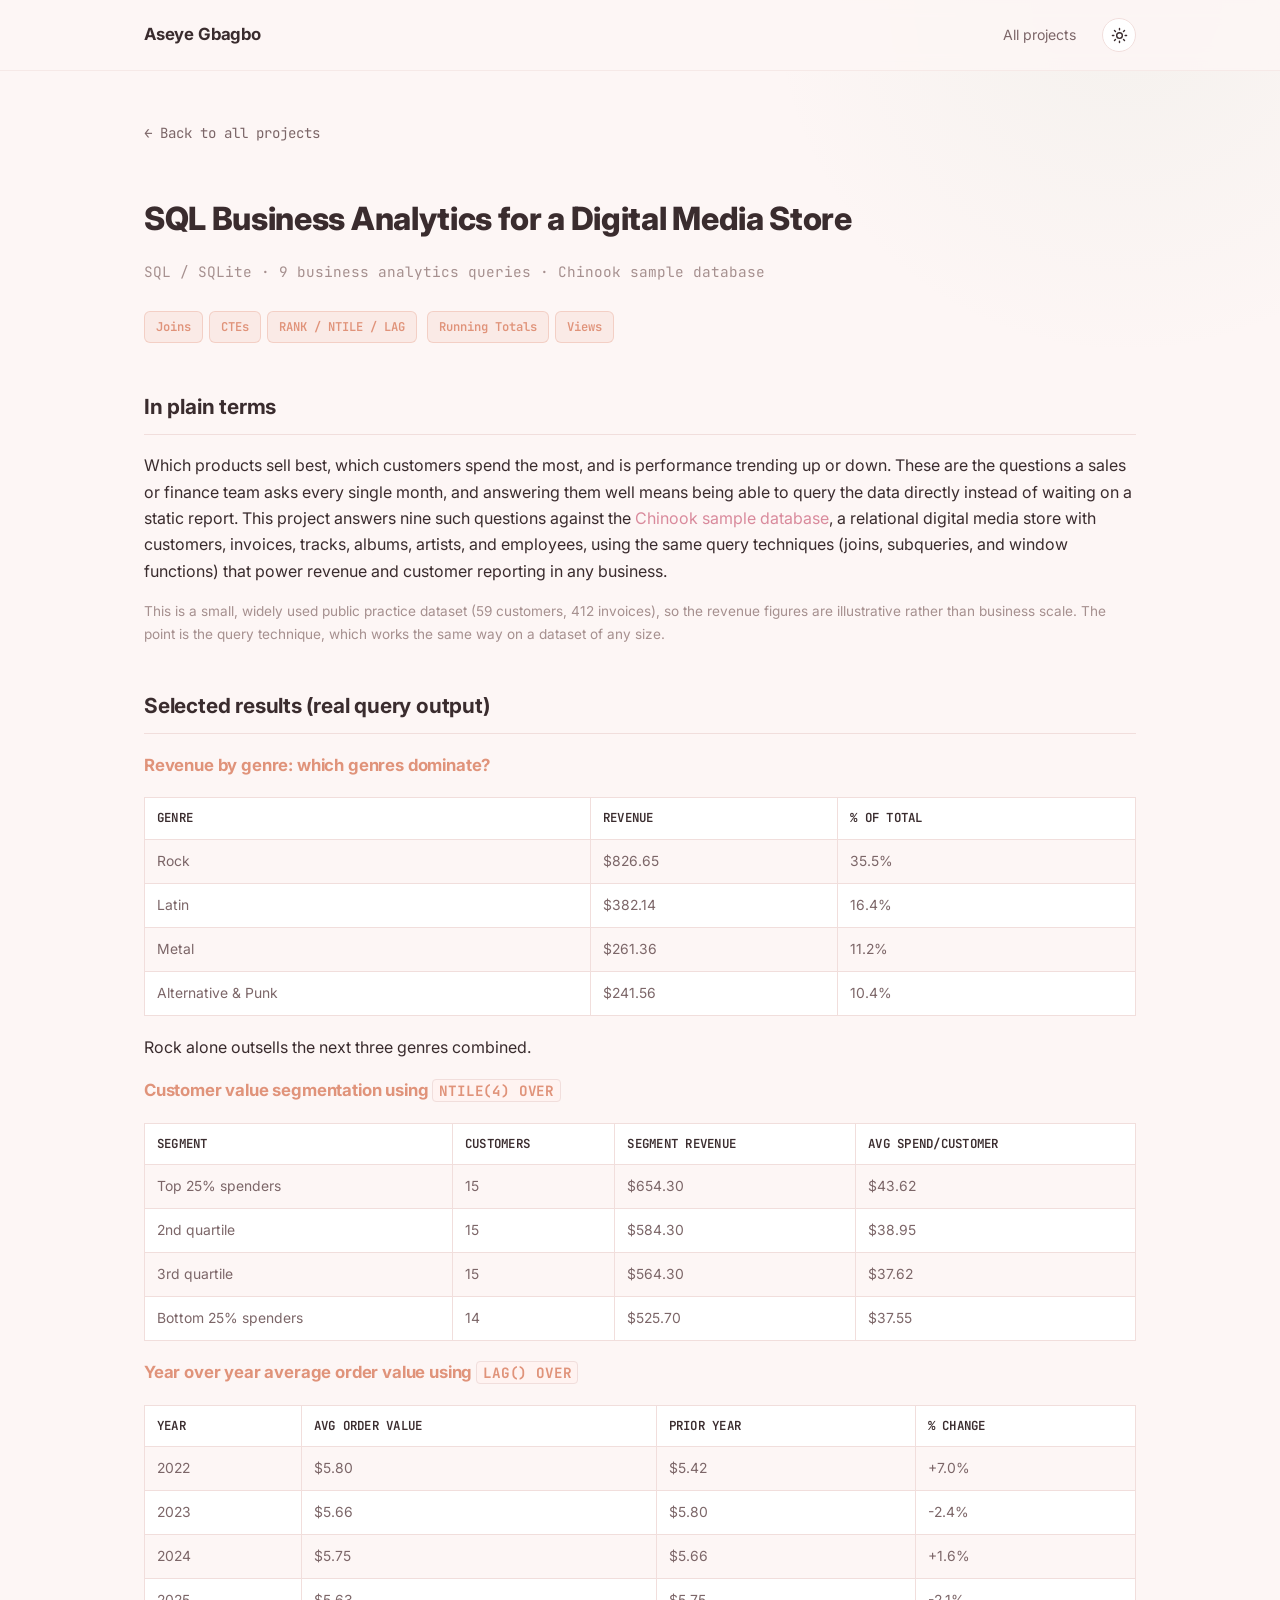
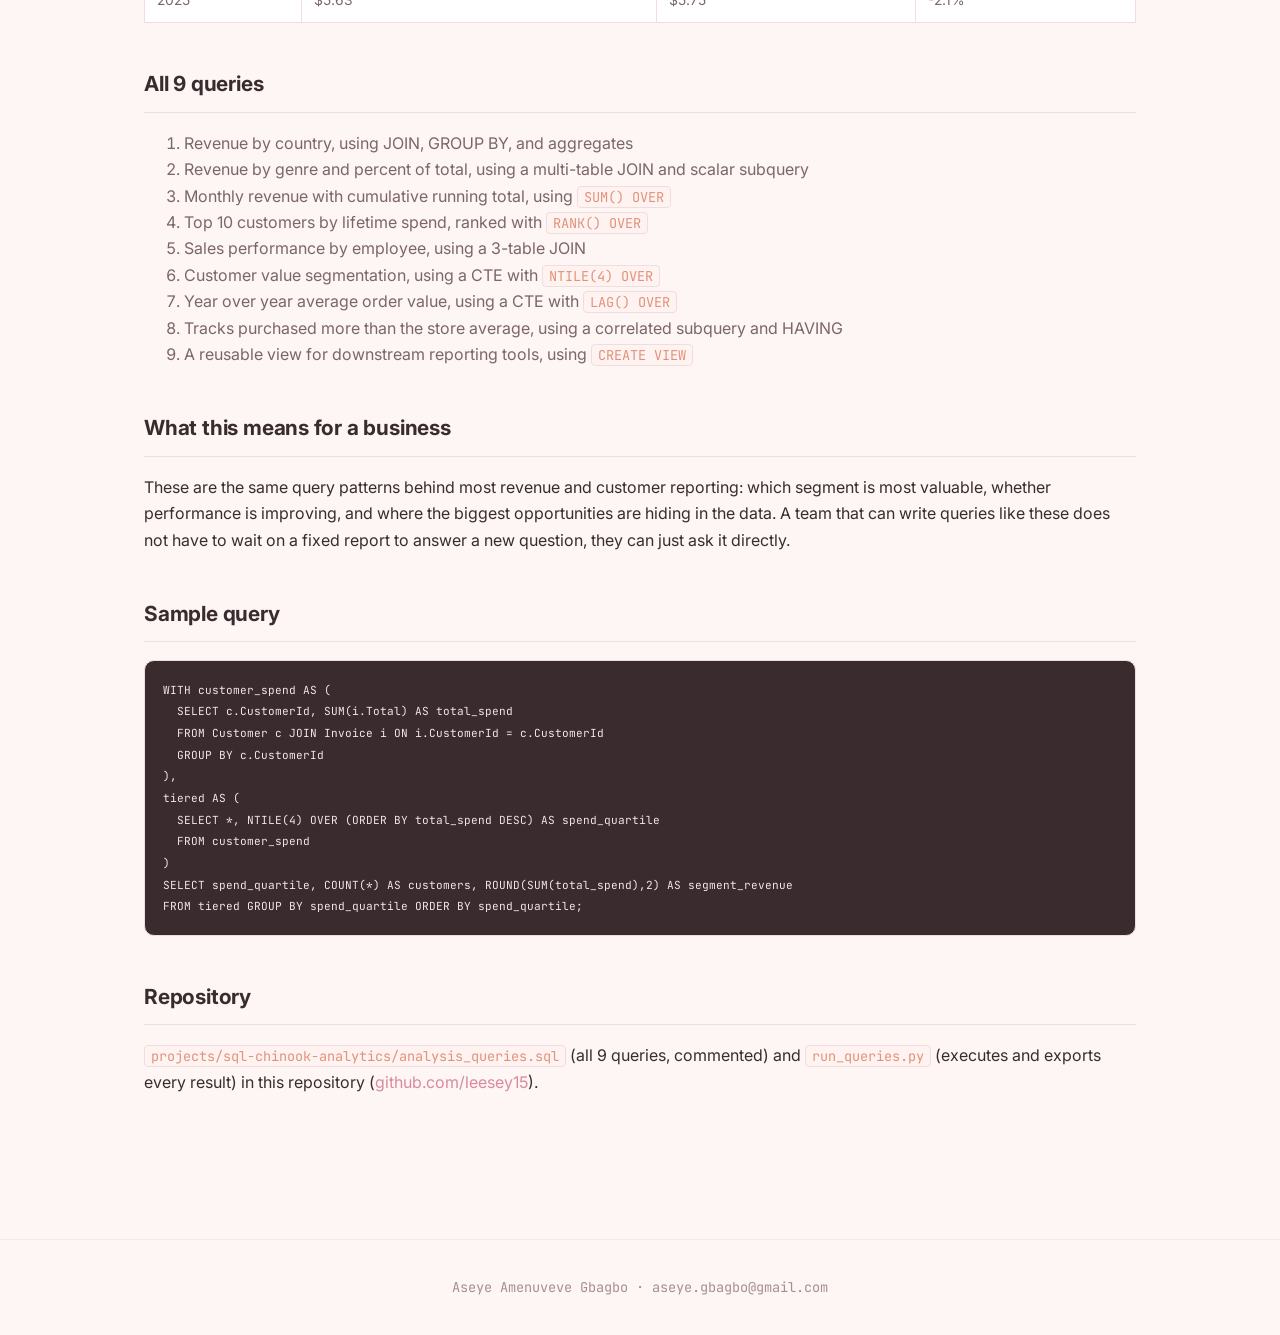
<file: projects/sql-chinook-analytics.html>
<!DOCTYPE html>
<html lang="en">
<head>
<meta charset="UTF-8">
<meta name="viewport" content="width=device-width, initial-scale=1.0">
<title>SQL Business Analytics for a Digital Media Store · Aseye Gbagbo</title>
  <link rel="preconnect" href="https://fonts.googleapis.com">
  <link rel="preconnect" href="https://fonts.gstatic.com" crossorigin>
  <link href="https://fonts.googleapis.com/css2?family=JetBrains+Mono:wght@400;500;600;700&family=Inter:wght@400;500;600;700;800&display=swap" rel="stylesheet">
<link rel="stylesheet" href="../assets/style.css">
<script src="../assets/theme.js"></script>
</head>
<body class="proj-sql">
<header class="site-header">
  <div class="wrap">
    <a href="../index.html" class="brand">Aseye Gbagbo</a>
    <nav><a href="../index.html#projects">All projects</a>
      <button class="theme-toggle" type="button" aria-label="Toggle light and dark mode">
        <svg class="icon-sun" viewBox="0 0 24 24" fill="none" stroke="currentColor" stroke-width="2" stroke-linecap="round" stroke-linejoin="round"><circle cx="12" cy="12" r="4"/><path d="M12 2v2M12 20v2M4.93 4.93l1.41 1.41M17.66 17.66l1.41 1.41M2 12h2M20 12h2M4.93 19.07l1.41-1.41M17.66 6.34l1.41-1.41"/></svg>
        <svg class="icon-moon" viewBox="0 0 24 24" fill="none" stroke="currentColor" stroke-width="2" stroke-linecap="round" stroke-linejoin="round"><path d="M21 12.79A9 9 0 1 1 11.21 3 7 7 0 0 0 21 12.79z"/></svg>
      </button>
    </nav>
  </div>
</header>

<div class="wrap">
<main class="project">
  <a class="back" href="../index.html#projects">← Back to all projects</a>
  <h1>SQL Business Analytics for a Digital Media Store</h1>
  <p class="meta">SQL / SQLite · 9 business analytics queries · Chinook sample database</p>
  <div class="badges">
    <span class="badge">Joins</span><span class="badge">CTEs</span><span class="badge">RANK / NTILE / LAG</span>
    <span class="badge">Running Totals</span><span class="badge">Views</span>
  </div>

  <h2>In plain terms</h2>
  <p>
    Which products sell best, which customers spend the most, and is performance trending up or down. These
    are the questions a sales or finance team asks every single month, and answering them well means being
    able to query the data directly instead of waiting on a static report. This project answers nine such
    questions against the <a href="https://github.com/lerocha/chinook-database" target="_blank" rel="noopener">Chinook
    sample database</a>, a relational digital media store with customers, invoices, tracks, albums, artists,
    and employees, using the same query techniques (joins, subqueries, and window functions) that power
    revenue and customer reporting in any business.
  </p>
  <p style="font-size:0.85rem;color:var(--text-muted);">
    This is a small, widely used public practice dataset (59 customers, 412 invoices), so the revenue figures
    are illustrative rather than business scale. The point is the query technique, which works the same way
    on a dataset of any size.
  </p>

  <h2>Selected results (real query output)</h2>

  <h3 style="color:var(--proj-accent);font-size:1.05rem;">Revenue by genre: which genres dominate?</h3>
  <table>
    <thead><tr><th>Genre</th><th>Revenue</th><th>% of total</th></tr></thead>
    <tbody>
      <tr><td>Rock</td><td>$826.65</td><td>35.5%</td></tr>
      <tr><td>Latin</td><td>$382.14</td><td>16.4%</td></tr>
      <tr><td>Metal</td><td>$261.36</td><td>11.2%</td></tr>
      <tr><td>Alternative &amp; Punk</td><td>$241.56</td><td>10.4%</td></tr>
    </tbody>
  </table>
  <p>Rock alone outsells the next three genres combined.</p>

  <h3 style="color:var(--proj-accent);font-size:1.05rem;">Customer value segmentation using <code>NTILE(4) OVER</code></h3>
  <table>
    <thead><tr><th>Segment</th><th>Customers</th><th>Segment revenue</th><th>Avg spend/customer</th></tr></thead>
    <tbody>
      <tr><td>Top 25% spenders</td><td>15</td><td>$654.30</td><td>$43.62</td></tr>
      <tr><td>2nd quartile</td><td>15</td><td>$584.30</td><td>$38.95</td></tr>
      <tr><td>3rd quartile</td><td>15</td><td>$564.30</td><td>$37.62</td></tr>
      <tr><td>Bottom 25% spenders</td><td>14</td><td>$525.70</td><td>$37.55</td></tr>
    </tbody>
  </table>

  <h3 style="color:var(--proj-accent);font-size:1.05rem;">Year over year average order value using <code>LAG() OVER</code></h3>
  <table>
    <thead><tr><th>Year</th><th>Avg order value</th><th>Prior year</th><th>% change</th></tr></thead>
    <tbody>
      <tr><td>2022</td><td>$5.80</td><td>$5.42</td><td>+7.0%</td></tr>
      <tr><td>2023</td><td>$5.66</td><td>$5.80</td><td>-2.4%</td></tr>
      <tr><td>2024</td><td>$5.75</td><td>$5.66</td><td>+1.6%</td></tr>
      <tr><td>2025</td><td>$5.63</td><td>$5.75</td><td>-2.1%</td></tr>
    </tbody>
  </table>

  <h2>All 9 queries</h2>
  <ol>
    <li>Revenue by country, using JOIN, GROUP BY, and aggregates</li>
    <li>Revenue by genre and percent of total, using a multi-table JOIN and scalar subquery</li>
    <li>Monthly revenue with cumulative running total, using <code>SUM() OVER</code></li>
    <li>Top 10 customers by lifetime spend, ranked with <code>RANK() OVER</code></li>
    <li>Sales performance by employee, using a 3-table JOIN</li>
    <li>Customer value segmentation, using a CTE with <code>NTILE(4) OVER</code></li>
    <li>Year over year average order value, using a CTE with <code>LAG() OVER</code></li>
    <li>Tracks purchased more than the store average, using a correlated subquery and HAVING</li>
    <li>A reusable view for downstream reporting tools, using <code>CREATE VIEW</code></li>
  </ol>

  <h2>What this means for a business</h2>
  <p>
    These are the same query patterns behind most revenue and customer reporting: which segment is most
    valuable, whether performance is improving, and where the biggest opportunities are hiding in the data.
    A team that can write queries like these does not have to wait on a fixed report to answer a new question,
    they can just ask it directly.
  </p>

  <h2>Sample query</h2>
  <pre><code>WITH customer_spend AS (
  SELECT c.CustomerId, SUM(i.Total) AS total_spend
  FROM Customer c JOIN Invoice i ON i.CustomerId = c.CustomerId
  GROUP BY c.CustomerId
),
tiered AS (
  SELECT *, NTILE(4) OVER (ORDER BY total_spend DESC) AS spend_quartile
  FROM customer_spend
)
SELECT spend_quartile, COUNT(*) AS customers, ROUND(SUM(total_spend),2) AS segment_revenue
FROM tiered GROUP BY spend_quartile ORDER BY spend_quartile;</code></pre>

  <h2>Repository</h2>
  <p><code>projects/sql-chinook-analytics/analysis_queries.sql</code> (all 9 queries, commented) and
  <code>run_queries.py</code> (executes and exports every result) in this repository
  (<a href="https://github.com/leesey15" target="_blank" rel="noopener">github.com/leesey15</a>).</p>
</main>
</div>

<footer><div class="wrap">Aseye Amenuveve Gbagbo · aseye.gbagbo@gmail.com</div></footer>
</body>
</html>
</file>
<file: assets/style.css>
:root {
  --radius: 14px;
  --max-width: 1040px;

  /* ---- brand gradient (rose) ---- */
  --rose-1: #E8A0AC;
  --rose-2: #D98A9C;
  --gradient: linear-gradient(120deg, var(--rose-1), var(--rose-2));

  /* ---- 5 project category accents (soft, muted) ---- */
  --ml: #B98CA6;       /* Machine Learning — mauve/orchid */
  --dataeng: #74AFA8;  /* Data Engineering — dusty teal */
  --excel: #8FB996;    /* Excel — sage green */
  --sql: #E0937A;      /* SQL — dusty coral */
  --pbi: #8E9FD1;      /* Power BI — soft periwinkle */

  --proj-accent: var(--rose-2);
  --good: #7FAE86;
  --bad: #D08080;
}

/* ---------- LIGHT (default) ---------- */
:root, [data-theme="light"] {
  --bg: #FDF6F5;
  --bg-image:
    radial-gradient(650px circle at 12% -10%, rgba(217,138,156,0.10), transparent 55%),
    radial-gradient(650px circle at 88% 0%, rgba(143,185,150,0.08), transparent 55%);
  --surface: #FFFFFF;
  --surface-card: #FFFFFF;
  --surface-hover: #FCEFEE;
  --border: #F1DEDC;
  --border-soft: #F6E9E7;
  --text-primary: #3A2C2E;
  --text-secondary: #7C6668;
  --text-muted: #A6908F;
  --header-bg: rgba(253,246,245,0.85);
  --shadow: 0 14px 34px rgba(180,110,120,0.14);
  --code-bg: #FFF3F1;
  --pre-bg: #3A2C2E;
  --pre-text: #F3E6E4;
  --name-color: #9C4A63;
}

/* ---------- DARK ---------- */
[data-theme="dark"] {
  --bg: #241A1D;
  --bg-image:
    radial-gradient(650px circle at 12% -10%, rgba(232,160,172,0.10), transparent 55%),
    radial-gradient(650px circle at 88% 0%, rgba(116,175,168,0.08), transparent 55%);
  --surface: #2E2126;
  --surface-card: #2E2126;
  --surface-hover: #3A2930;
  --border: #46323A;
  --border-soft: #3A2930;
  --text-primary: #F5E9E8;
  --text-secondary: #CBB3B2;
  --text-muted: #977F80;
  --header-bg: rgba(36,26,29,0.85);
  --shadow: 0 16px 40px rgba(0,0,0,0.35);
  --code-bg: #3A2930;
  --pre-bg: #1D1517;
  --pre-text: #EEDEDD;
  --name-color: #E393A6;
}

* { box-sizing: border-box; }

body {
  margin: 0;
  font-family: 'Inter', -apple-system, BlinkMacSystemFont, "Segoe UI", Arial, sans-serif;
  color: var(--text-primary);
  background: var(--bg);
  background-image: var(--bg-image);
  background-repeat: no-repeat;
  line-height: 1.65;
  -webkit-font-smoothing: antialiased;
  transition: background-color .2s, color .2s;
}

h1, h2, h3, .brand { font-family: 'Inter', sans-serif; letter-spacing: -0.01em; }

a { color: var(--rose-2); text-decoration: none; }
a:hover { text-decoration: underline; }

code, pre, .mono { font-family: 'JetBrains Mono', 'SFMono-Regular', Consolas, monospace; }

.wrap { max-width: var(--max-width); margin: 0 auto; padding: 0 24px; }

/* ---- Header / nav ---- */
header.site-header {
  background: var(--header-bg);
  backdrop-filter: blur(10px);
  border-bottom: 1px solid var(--border-soft);
  color: var(--text-primary);
  padding: 18px 0;
  position: sticky;
  top: 0;
  z-index: 20;
}
header.site-header .wrap { display: flex; justify-content: space-between; align-items: center; flex-wrap: wrap; gap: 10px; }
header.site-header a { color: var(--text-primary); }
header.site-header .brand { font-weight: 700; font-size: 1.05rem; letter-spacing: -0.01em; }
header.site-header nav { display: flex; align-items: center; gap: 4px; }
header.site-header nav a { margin-left: 18px; font-size: 0.88rem; color: var(--text-secondary); font-family: 'Inter', sans-serif; transition: color .15s; }
header.site-header nav a:hover { color: var(--rose-2); text-decoration: none; }

.theme-toggle {
  margin-left: 22px; width: 34px; height: 34px; border-radius: 50%;
  border: 1px solid var(--border); background: var(--surface-card); color: var(--text-primary);
  display: inline-flex; align-items: center; justify-content: center; cursor: pointer;
  transition: border-color .15s, transform .15s;
}
.theme-toggle:hover { border-color: var(--rose-2); transform: translateY(-1px); }
.theme-toggle svg { width: 17px; height: 17px; }
.theme-toggle .icon-moon { display: none; }
[data-theme="dark"] .theme-toggle .icon-sun { display: none; }
[data-theme="dark"] .theme-toggle .icon-moon { display: inline-flex; }

/* ---- Hero ---- */
.hero { padding: 68px 0 40px; display: flex; align-items: center; gap: 44px; flex-wrap: wrap; }
.hero-text { flex: 1; min-width: 280px; }
.hero-photo-zone { position: relative; flex-shrink: 0; width: 172px; height: 172px; }
.hero-photo-zone .bg-dots {
  position: absolute; width: 82px; height: 82px; bottom: -18px; right: -26px; z-index: 1;
  background-image: radial-gradient(var(--rose-2) 1.8px, transparent 1.8px);
  background-size: 12px 12px;
  opacity: 0.45;
}
.hero-photo-wrap {
  position: relative; z-index: 2;
  width: 172px; height: 172px; border-radius: 50%; flex-shrink: 0;
  padding: 4px;
  background: var(--gradient);
  box-shadow: 0 0 0 1px rgba(217,138,156,0.08), var(--shadow);
}
.hero-photo-wrap img {
  width: 100%; height: 100%; border-radius: 50%; object-fit: cover;
  display: block; border: 4px solid var(--bg);
}
.pill {
  display: inline-flex; align-items: center; gap: 7px; font-size: 0.78rem; font-weight: 600;
  color: var(--good); background: color-mix(in srgb, var(--good) 14%, transparent);
  border: 1px solid color-mix(in srgb, var(--good) 30%, transparent);
  padding: 5px 13px; border-radius: 999px; margin-bottom: 18px;
}
.pill .dot { width: 7px; height: 7px; border-radius: 50%; background: var(--good); }
.hero h1 {
  font-size: 1.95rem; margin: 0 0 8px; font-weight: 800; line-height: 1.2;
  color: var(--name-color);
}
.hero .subtitle { font-size: 0.98rem; color: var(--text-secondary); margin: 0 0 18px; font-weight: 500; }
.hero p.lede { max-width: 620px; color: var(--text-secondary); font-size: 1rem; }
.hero .links { margin-top: 24px; display: flex; gap: 12px; flex-wrap: wrap; }
.hero .links a {
  display: inline-flex; align-items: center; gap: 6px; padding: 10px 22px;
  border: 1.5px solid var(--border); border-radius: 999px; font-size: 0.9rem; color: var(--text-primary);
  font-weight: 500; transition: all .15s;
}
.hero .links a.primary { background: var(--gradient); color: #2E1B20; border-color: transparent; font-weight: 700; }
.hero .links a:hover { text-decoration: none; transform: translateY(-1px); border-color: var(--rose-2); }
.hero .links a.primary:hover { filter: brightness(1.06); border-color: transparent; }
.hero .taglist {
  margin-top: 30px; display: flex; gap: 22px; flex-wrap: wrap;
  font-size: 0.8rem; color: var(--text-muted); font-family: 'JetBrains Mono', monospace;
}

/* ---- Section titles ---- */
.section-title {
  font-size: 1.4rem; color: var(--text-primary); margin: 0 0 6px; font-weight: 700;
}
.section-kicker {
  font-size: 0.82rem; color: var(--rose-2); font-family: 'JetBrains Mono', monospace; margin: 0 0 4px;
}
.section-head { text-align: center; margin: 64px 0 32px; }
.section-head.left { text-align: left; }
.section-head .section-title { font-size: 1.6rem; }

/* ---- Stack / tools ---- */
.stack-grid { display: flex; flex-wrap: wrap; gap: 14px; justify-content: center; margin-bottom: 14px; }
.stack-item {
  display: flex; flex-direction: column; align-items: center; gap: 10px;
  width: 92px; padding: 16px 8px; border: 1px solid var(--border); border-radius: 12px;
  background: var(--surface-card); transition: transform .15s, border-color .15s;
}
.stack-item:hover { transform: translateY(-3px); border-color: var(--rose-2); }
.stack-item .ico { width: 28px; height: 28px; color: var(--text-secondary); }
.stack-item.core .ico { color: var(--proj-accent); }
.stack-item span { font-size: 0.74rem; color: var(--text-secondary); text-align: center; }
.stack-row-label { text-align: center; font-size: 0.76rem; color: var(--text-muted); font-family: 'JetBrains Mono', monospace; margin: 26px 0 12px; }

/* ---- Project cards grid ---- */
.project-grid { display: grid; grid-template-columns: repeat(auto-fit, minmax(300px, 1fr)); gap: 22px; padding-bottom: 12px; }
.card {
  --proj-accent: var(--rose-2);
  background: var(--surface-card); border: 1px solid var(--border); border-radius: var(--radius);
  display: flex; flex-direction: column; transition: box-shadow .18s, transform .18s, border-color .18s;
  overflow: hidden;
}
.card-visual {
  height: 92px; display: flex; align-items: center; justify-content: center;
  background: color-mix(in srgb, var(--proj-accent) 12%, var(--surface));
  border-bottom: 1px solid var(--border);
}
.card-visual svg { width: 46px; height: 46px; color: var(--proj-accent); opacity: 0.85; }
.card-body { padding: 22px 24px; display: flex; flex-direction: column; flex: 1; }
.card:hover { box-shadow: var(--shadow); transform: translateY(-3px); border-color: var(--proj-accent); }
.card .tag {
  display: inline-flex; align-items: center; gap: 6px; font-family: 'JetBrains Mono', monospace; font-size: 0.7rem; font-weight: 600; letter-spacing: 0.02em;
  color: var(--proj-accent); background: color-mix(in srgb, var(--proj-accent) 14%, transparent);
  border: 1px solid color-mix(in srgb, var(--proj-accent) 32%, transparent);
  padding: 4px 11px; border-radius: 999px; margin-bottom: 14px; width: fit-content;
}
.card .tag::before { content: ""; width: 7px; height: 7px; border-radius: 50%; background: var(--proj-accent); display: inline-block; }
.card h3 { margin: 0 0 10px; font-size: 1.1rem; color: var(--text-primary); line-height: 1.35; font-weight: 700; }
.card p { color: var(--text-secondary); font-size: 0.9rem; flex-grow: 1; font-family: 'Inter', sans-serif; }
.card .stat-row { display: flex; gap: 14px; margin: 14px 0 4px; flex-wrap: wrap; }
.card .stat { font-family: 'JetBrains Mono', monospace; font-size: 0.76rem; color: var(--text-secondary); display: flex; align-items: center; gap: 5px; }
.card .stat b { color: var(--text-primary); font-weight: 700; }
.card .badges { margin: 14px 0 6px; }
.card .badge {
  display: inline-block; font-family: 'JetBrains Mono', monospace; font-size: 0.7rem; color: var(--proj-accent);
  background: color-mix(in srgb, var(--proj-accent) 10%, transparent);
  border: 1px solid color-mix(in srgb, var(--proj-accent) 28%, transparent);
  border-radius: 6px; padding: 3px 9px; margin: 2px 4px 2px 0;
}
.card .cta { margin-top: 14px; font-size: 0.88rem; font-weight: 600; color: var(--proj-accent); font-family: 'Inter', sans-serif; display: flex; align-items: center; gap: 6px; }
.card .cta::after { content: "→"; transition: transform .15s; }
.card:hover .cta::after { transform: translateX(3px); }

.card.accent-ml   { --proj-accent: var(--ml); }
.card.accent-dataeng { --proj-accent: var(--dataeng); }
.card.accent-excel { --proj-accent: var(--excel); }
.card.accent-sql  { --proj-accent: var(--sql); }
.card.accent-pbi  { --proj-accent: var(--pbi); }

/* ---- Experience timeline ---- */
.timeline { display: flex; flex-direction: column; gap: 16px; max-width: 760px; margin: 0 auto; }
.tl-item {
  background: var(--surface-card); border: 1px solid var(--border); border-radius: 12px;
  padding: 20px 24px; position: relative; border-left: 3px solid var(--rose-2);
}
.tl-item .tl-top { display: flex; justify-content: space-between; align-items: baseline; flex-wrap: wrap; gap: 8px; margin-bottom: 4px; }
.tl-item h3 { margin: 0; font-size: 1.02rem; color: var(--text-primary); font-weight: 700; }
.tl-item .tl-role { font-size: 0.86rem; color: var(--rose-2); font-weight: 600; margin-bottom: 8px; }
.tl-item .tl-dates { font-size: 0.78rem; color: var(--text-muted); font-family: 'JetBrains Mono', monospace; white-space: nowrap; }
.tl-item ul { margin: 8px 0 0; padding-left: 18px; color: var(--text-secondary); font-size: 0.88rem; }
.tl-item li { margin-bottom: 4px; }

/* ---- Education & certs ---- */
.edu-grid { display: grid; grid-template-columns: repeat(auto-fit, minmax(280px, 1fr)); gap: 16px; max-width: 760px; margin: 0 auto; }
.edu-card {
  background: var(--surface-card); border: 1px solid var(--border); border-radius: 12px; padding: 18px 22px;
  display: flex; gap: 14px; align-items: flex-start;
}
.edu-card .edu-ico {
  width: 38px; height: 38px; border-radius: 10px; flex-shrink: 0;
  background: color-mix(in srgb, var(--rose-2) 15%, transparent); color: var(--rose-2);
  display: flex; align-items: center; justify-content: center;
}
.edu-card .edu-ico svg { width: 19px; height: 19px; }
.edu-card h3 { margin: 0 0 3px; font-size: 0.96rem; color: var(--text-primary); font-weight: 700; }
.edu-card .edu-sub { font-size: 0.82rem; color: var(--text-secondary); margin-bottom: 3px; }
.edu-card .edu-date { font-size: 0.76rem; color: var(--text-muted); font-family: 'JetBrains Mono', monospace; }

/* ---- Contact ---- */
.contact-card {
  max-width: 680px; margin: 0 auto; text-align: center;
  background: var(--surface-card); border: 1px solid var(--border); border-radius: var(--radius);
  padding: 40px 36px;
}
.contact-card > p { color: var(--text-secondary); font-size: 0.96rem; margin-bottom: 26px; }
.contact-grid {
  display: grid; grid-template-columns: repeat(auto-fit, minmax(230px, 1fr)); gap: 12px;
  text-align: left; margin-bottom: 26px;
}
.contact-item {
  display: flex; align-items: center; gap: 12px; padding: 13px 16px;
  background: var(--surface); border: 1px solid var(--border); border-radius: 10px;
  color: var(--text-primary); text-decoration: none; transition: all .15s;
}
.contact-item:hover { border-color: var(--rose-2); transform: translateY(-2px); text-decoration: none; background: var(--surface-hover); }
.contact-item .contact-ico {
  width: 36px; height: 36px; border-radius: 9px; flex-shrink: 0;
  background: color-mix(in srgb, var(--rose-2) 15%, transparent); color: var(--rose-2);
  display: flex; align-items: center; justify-content: center;
}
.contact-item .contact-ico svg { width: 17px; height: 17px; }
.contact-item .contact-label { font-size: 0.72rem; color: var(--text-muted); font-family: 'JetBrains Mono', monospace; margin-bottom: 1px; }
.contact-item .contact-value { font-size: 0.88rem; font-weight: 600; color: var(--text-primary); word-break: break-word; }
.contact-card .links { display: flex; gap: 12px; justify-content: center; flex-wrap: wrap; }

/* ---- Project detail pages ---- */
body.proj-ml      { --proj-accent: var(--ml); }
body.proj-dataeng  { --proj-accent: var(--dataeng); }
body.proj-excel   { --proj-accent: var(--excel); }
body.proj-sql     { --proj-accent: var(--sql); }
body.proj-pbi     { --proj-accent: var(--pbi); }

main.project { padding: 48px 0 72px; font-family: 'Inter', sans-serif; }
main.project .back {
  display: inline-flex; align-items: center; gap: 6px; margin-bottom: 26px; font-size: 0.88rem;
  color: var(--text-secondary); font-family: 'JetBrains Mono', monospace;
}
main.project .back:hover { color: var(--proj-accent); text-decoration: none; }
main.project h1 { color: var(--text-primary); font-size: 2rem; margin-bottom: 10px; font-weight: 800; }
main.project .meta { color: var(--text-muted); font-size: 0.9rem; margin-bottom: 24px; font-family: 'JetBrains Mono', monospace; }
main.project .badges { margin-bottom: 28px; }
main.project .badge {
  display: inline-block; font-size: 0.76rem; color: var(--proj-accent);
  background: color-mix(in srgb, var(--proj-accent) 12%, transparent);
  border: 1px solid color-mix(in srgb, var(--proj-accent) 30%, transparent);
  border-radius: 6px; padding: 5px 11px; margin: 3px 6px 3px 0; font-weight: 600;
  font-family: 'JetBrains Mono', monospace;
}
main.project h2 {
  color: var(--text-primary); font-size: 1.3rem; margin-top: 44px; font-weight: 700;
  padding-bottom: 10px; border-bottom: 1px solid var(--border);
}
main.project h3 { font-family: 'Inter', sans-serif; color: var(--text-primary); }
main.project img.figure { max-width: 100%; border: 1px solid var(--border); border-radius: 10px; margin: 18px 0; box-shadow: var(--shadow); }
main.project .callout {
  background: color-mix(in srgb, var(--proj-accent) 8%, var(--surface)); border-left: 3px solid var(--proj-accent); padding: 16px 20px; border-radius: 8px;
  margin: 24px 0; color: var(--text-secondary); font-size: 0.95rem;
}
main.project .callout strong { color: var(--text-primary); }
main.project .callout.warn { border-left-color: var(--bad); }
main.project table { border-collapse: collapse; width: 100%; margin: 18px 0; font-size: 0.87rem; }
main.project th, main.project td { border: 1px solid var(--border); padding: 10px 12px; text-align: left; }
main.project th { background: var(--surface); color: var(--text-primary); font-weight: 600; font-family: 'JetBrains Mono', monospace; font-size: 0.78rem; text-transform: uppercase; letter-spacing: 0.02em; }
main.project td { color: var(--text-secondary); }
main.project tr:nth-child(even) td { background: var(--surface); }
main.project ul, main.project ol { color: var(--text-secondary); }
main.project li strong { color: var(--text-primary); }
main.project code { background: var(--code-bg); border: 1px solid var(--border); padding: 1px 6px; border-radius: 4px; font-size: 0.85em; color: var(--proj-accent); }
main.project pre { background: var(--pre-bg); border: 1px solid var(--border); color: var(--pre-text); padding: 18px; border-radius: 10px; overflow-x: auto; font-size: 0.82rem; }
main.project pre code { background: none; border: none; color: inherit; padding: 0; }
.kpi-row { display: grid; grid-template-columns: repeat(auto-fit, minmax(140px, 1fr)); gap: 14px; margin: 24px 0; }
.kpi { background: var(--surface-card); border: 1px solid var(--border); border-top: 3px solid var(--proj-accent); border-radius: 10px; padding: 18px; text-align: center; }
.kpi .num { font-family: 'JetBrains Mono', monospace; font-size: 1.5rem; font-weight: 700; color: var(--proj-accent); }
.kpi .label { font-size: 0.78rem; color: var(--text-muted); margin-top: 4px; }

footer { border-top: 1px solid var(--border-soft); padding: 36px 0; margin-top: 56px; color: var(--text-muted); font-size: 0.85rem; font-family: 'JetBrains Mono', monospace; text-align: center; }

/* ---- responsive ---- */
@media (max-width: 640px) {
  .hero { flex-direction: column; align-items: flex-start; gap: 26px; }
  .hero-photo-zone { width: 128px; height: 128px; }
  .hero-photo-wrap { width: 128px; height: 128px; }
  .hero-photo-zone .bg-dots { width: 62px; height: 62px; bottom: -14px; right: -20px; }
  .hero h1 { font-size: 1.9rem; }
  .tl-item .tl-top { flex-direction: column; }
}
</file>
